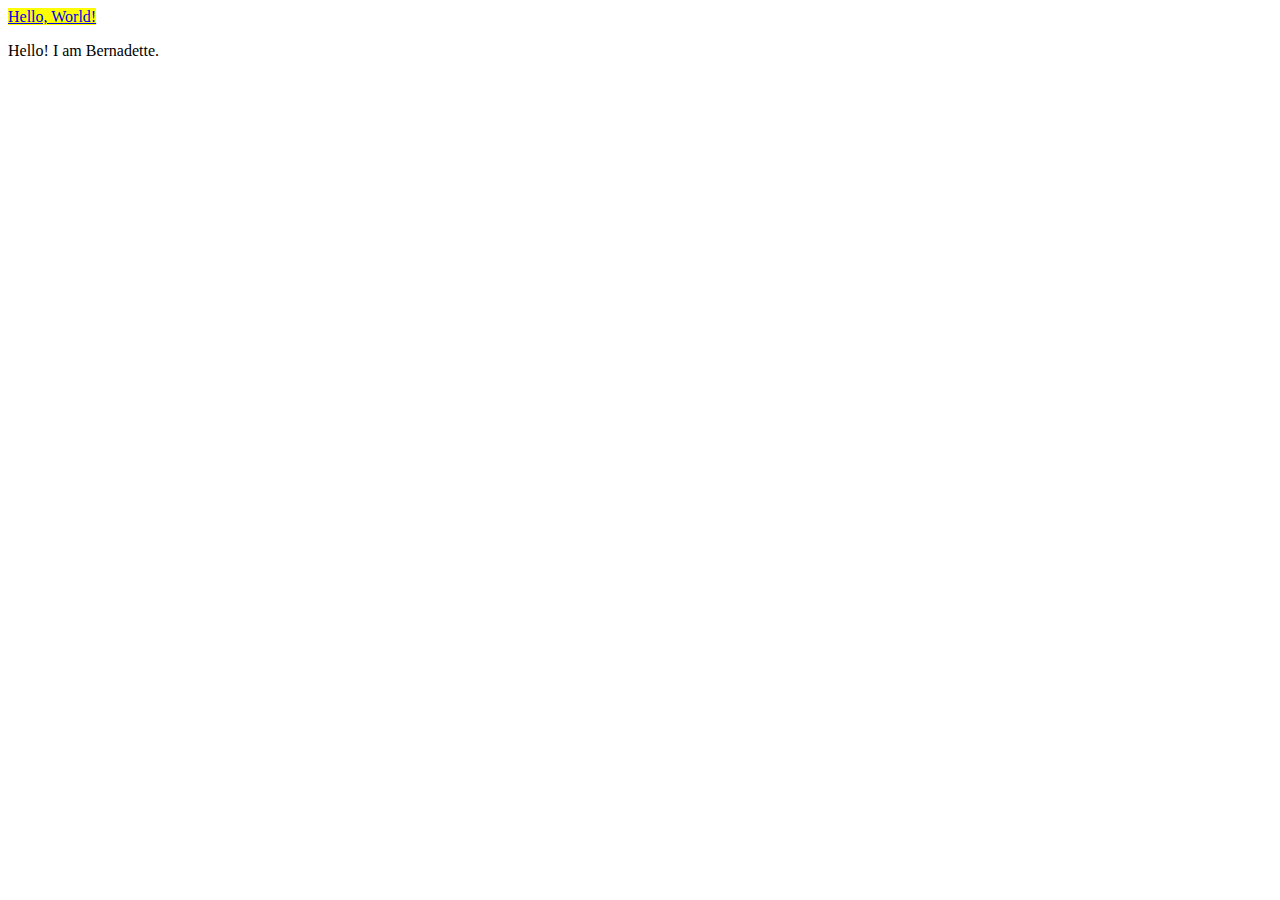
<file: MyCode/17 - Week/index.html>
<!DOCTYPE html>
<html>
	<head>
		<meta charset="utf-8">
		<meta name="viewport" content="width=device-width, initial-scale=1">
		<title></title>
		<link rel="stylesheet" type="text/css" href="styles.css">
	</head>
	<body>
			<a href="https://en.wikipedia.org/wiki/HTML">Hello, World!</a>
			<p>Hello! I am Bernadette.</p>
	</body>
</html>
</file>
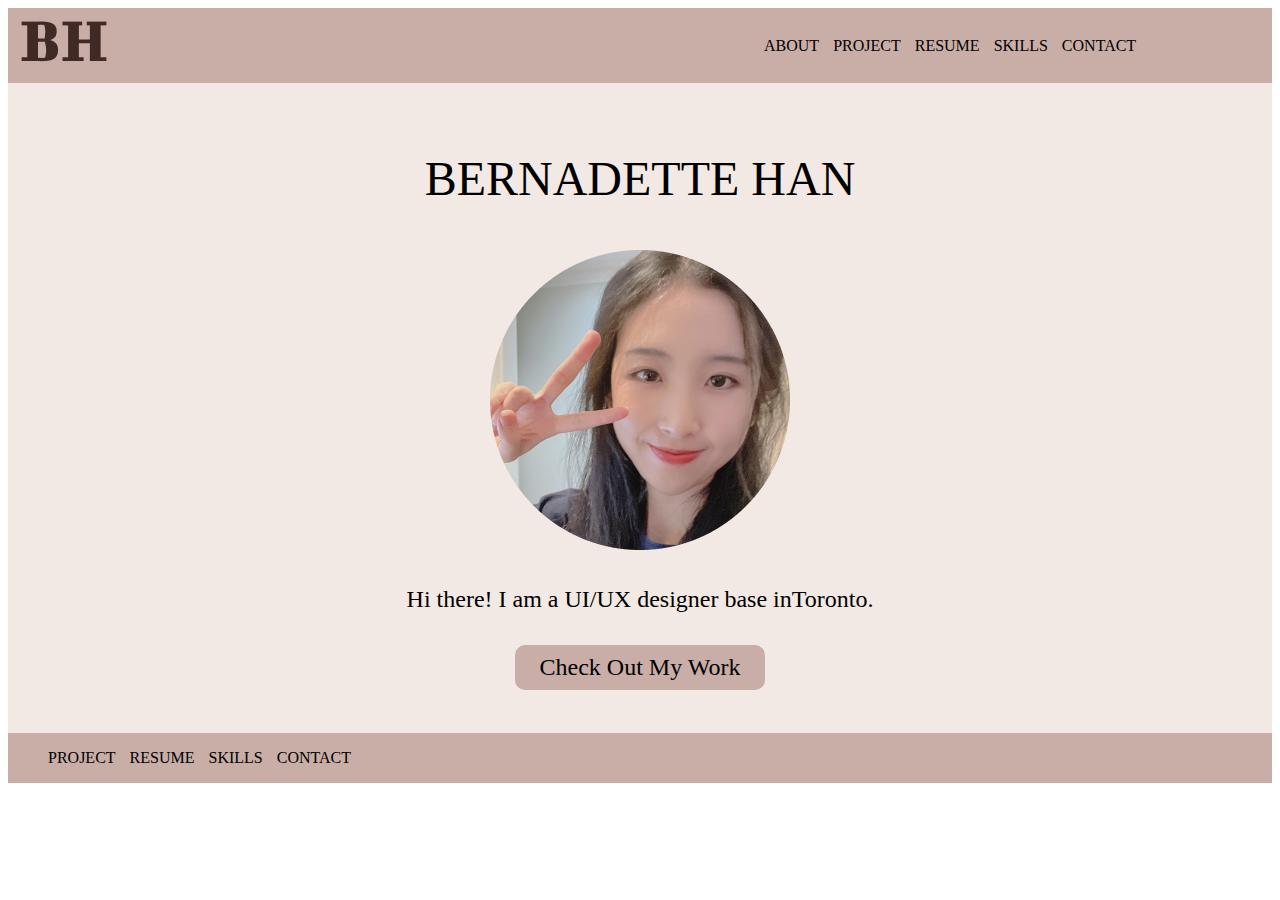
<file: MyCode/UX_UI_HW_17/index.html>
<!DOCTYPE html>
<html>
	<head>
		<meta charset="utf-8">
		<meta name="viewport" content="width=device-width, initial-scale=1">
		<title></title>
		<link rel="stylesheet" type="text/css" href="css/styles.css">
	</head>
	<body>
		<header class="navigation">
            <div class="inline-block logo">
                <img src="images/Logo.png">
            </div>
            <nav class="inline-block">
                <ul>
                    <li>ABOUT</li>
                    <li>PROJECT</li>
                    <li>RESUME</li>
                    <li>SKILLS</li>
                    <li>CONTACT</li>
                </ul>
            </nav>
        </header>

        <section class="heroImg">
            <div>
                <h1 class="name">BERNADETTE HAN</h1>
                <img style="width: 300px; height: 300px" src="images/bernadetteImage.png">
                <p class="homeIntro">Hi there! I am a UI/UX designer base inToronto.</p>
                <button type="button" class="homeIntro homeButton">Check Out My Work</button>
            </div>
        </section>

        <footer>
            <ul>
                <li>PROJECT</li>
                <li>RESUME</li>
                <li>SKILLS</li>
                <li>CONTACT</li>
            </ul>
        </footer>
	</body>
</html>
</file>
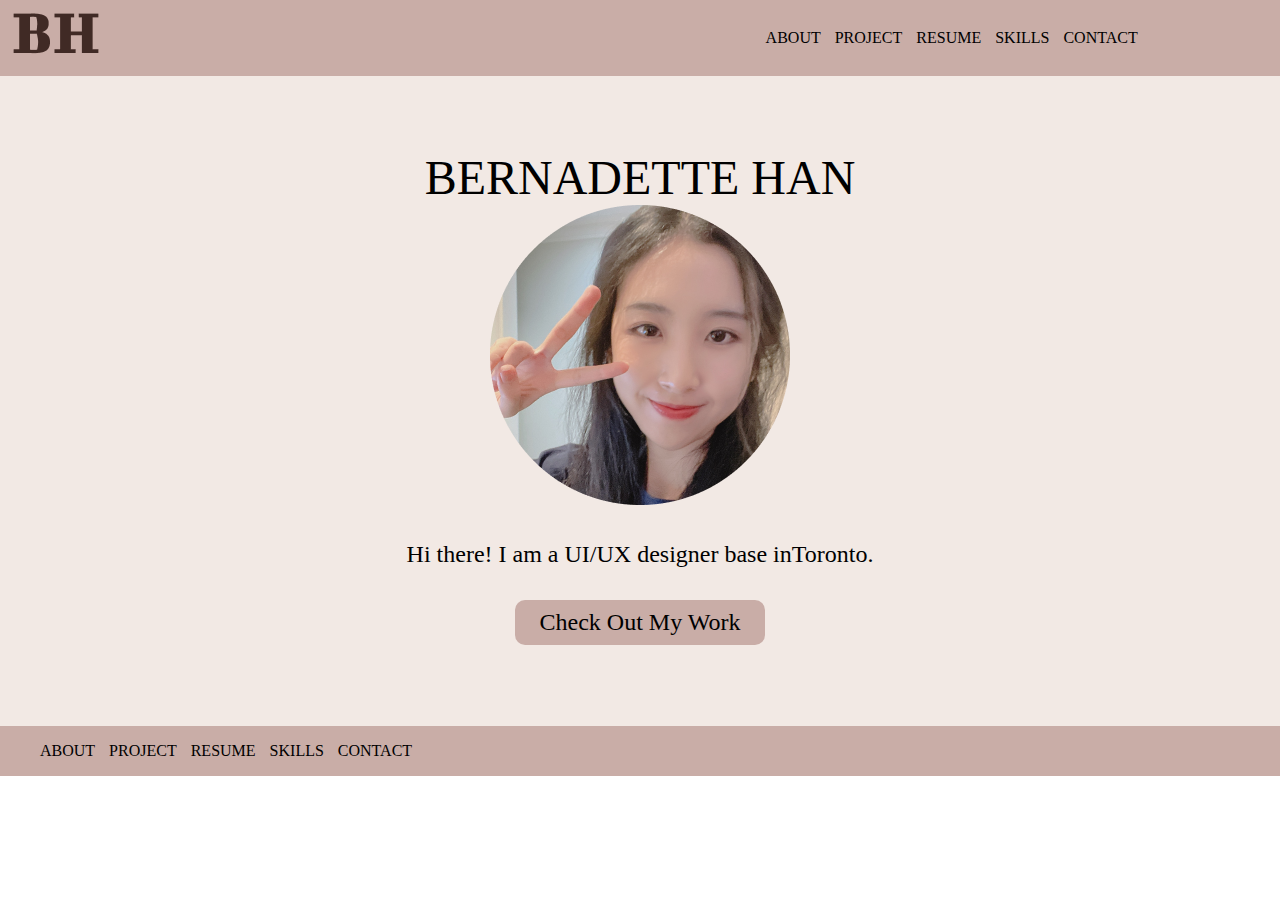
<file: MyCode/UX_UI_HW_18/index.html>
<!DOCTYPE html>
<html>
	<head>
		<meta charset="utf-8">
		<meta name="viewport" content="width=device-width, initial-scale=1">
		<title></title>
		<link rel="stylesheet" type="text/css" href="css/styles.css">
	</head>
	<body>
		<header class="navigation">
            <div class="inline-block logo">
                <img src="images/Logo.png">
            </div>
            <nav class="inline-block">
                <ul>
                    <li><a href="index.html">ABOUT</a></li>
                    <li><a href="project.html">PROJECT</a></li>
                    <li>RESUME</li>
                    <li><a href="skills.html">SKILLS</a></li>
                    <li>CONTACT</li>
                </ul>
            </nav>
        </header>

        <section class="heroImg">
            <div>
                <h1 class="name">BERNADETTE HAN</h1>
                <img style="width: 300px; height: 300px" src="images/bernadetteImage.png">
                <p class="homeIntro">Hi there! I am a UI/UX designer base inToronto.</p>
                <button type="button" class="homeIntro homeButton">Check Out My Work</button>
            </div>
        </section>

        <footer>
            <ul>
                <li><a href="index.html">ABOUT</a></li>
                <li><a href="project.html">PROJECT</a></li>
                <li>RESUME</li>
                <li><a href="skills.html">SKILLS</a></li>
                <li>CONTACT</li>
            </ul>
        </footer>
	</body>
</html>
</file>
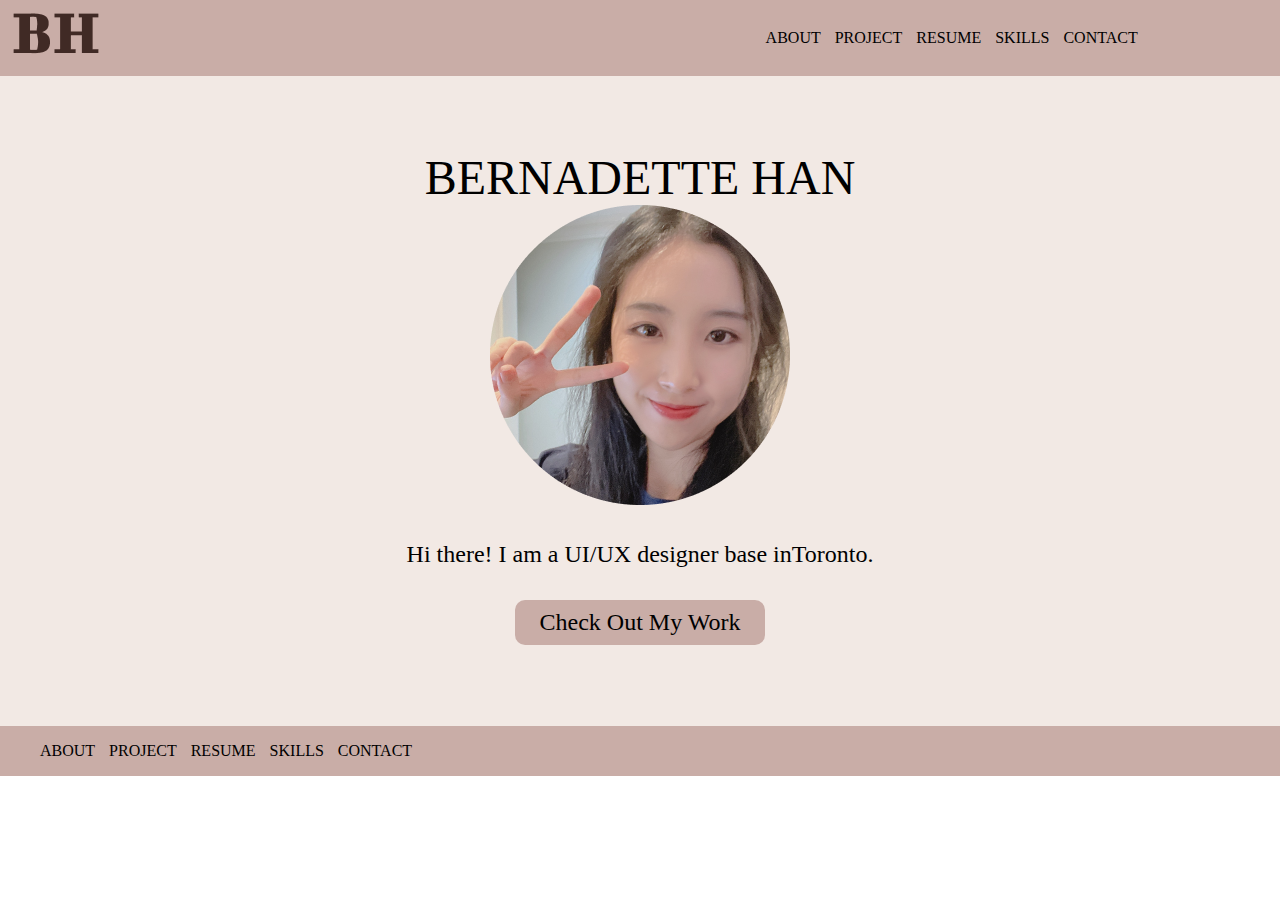
<file: MyCode/UX_UI_HW_19/index.html>
<!DOCTYPE html>
<html>
	<head>
		<meta charset="utf-8">
		<meta name="viewport" content="width=device-width, initial-scale=1">
		<title></title>
		<link rel="stylesheet" type="text/css" href="css/styles.css">
	</head>
	<body>
		<header class="navigation">
            <div class="inline-block logo">
                <img src="images/Logo.png">
            </div>
            <nav class="inline-block">
                <ul>
                    <li><a href="index.html">ABOUT</a></li>
                    <li><a href="project.html">PROJECT</a></li>
                    <li>RESUME</li>
                    <li><a href="skills.html">SKILLS</a></li>
                    <li>CONTACT</li>
                </ul>
            </nav>
        </header>

        <section class="heroImg">
            <div>
                <h1 class="name">BERNADETTE HAN</h1>
                <img onmouseover="zoomImg(this)" onmouseout="normalImg(this)" src="images/bernadetteImage.png">
                <p class="homeIntro" onmouseover="mouseOver(this)" onmouseout="mouseOut(this)">Hi there! I am a UI/UX designer base inToronto.</p>
                <button type="button" class="homeIntro homeButton">Check Out My Work</button>
            </div>
        </section>

        <footer>
            <ul>
                <li><a href="index.html">ABOUT</a></li>
                <li><a href="project.html">PROJECT</a></li>
                <li>RESUME</li>
                <li><a href="skills.html">SKILLS</a></li>
                <li>CONTACT</li>
            </ul>
        </footer>
	</body>
    <script src="./js/index.js"></script>
</html>
</file>
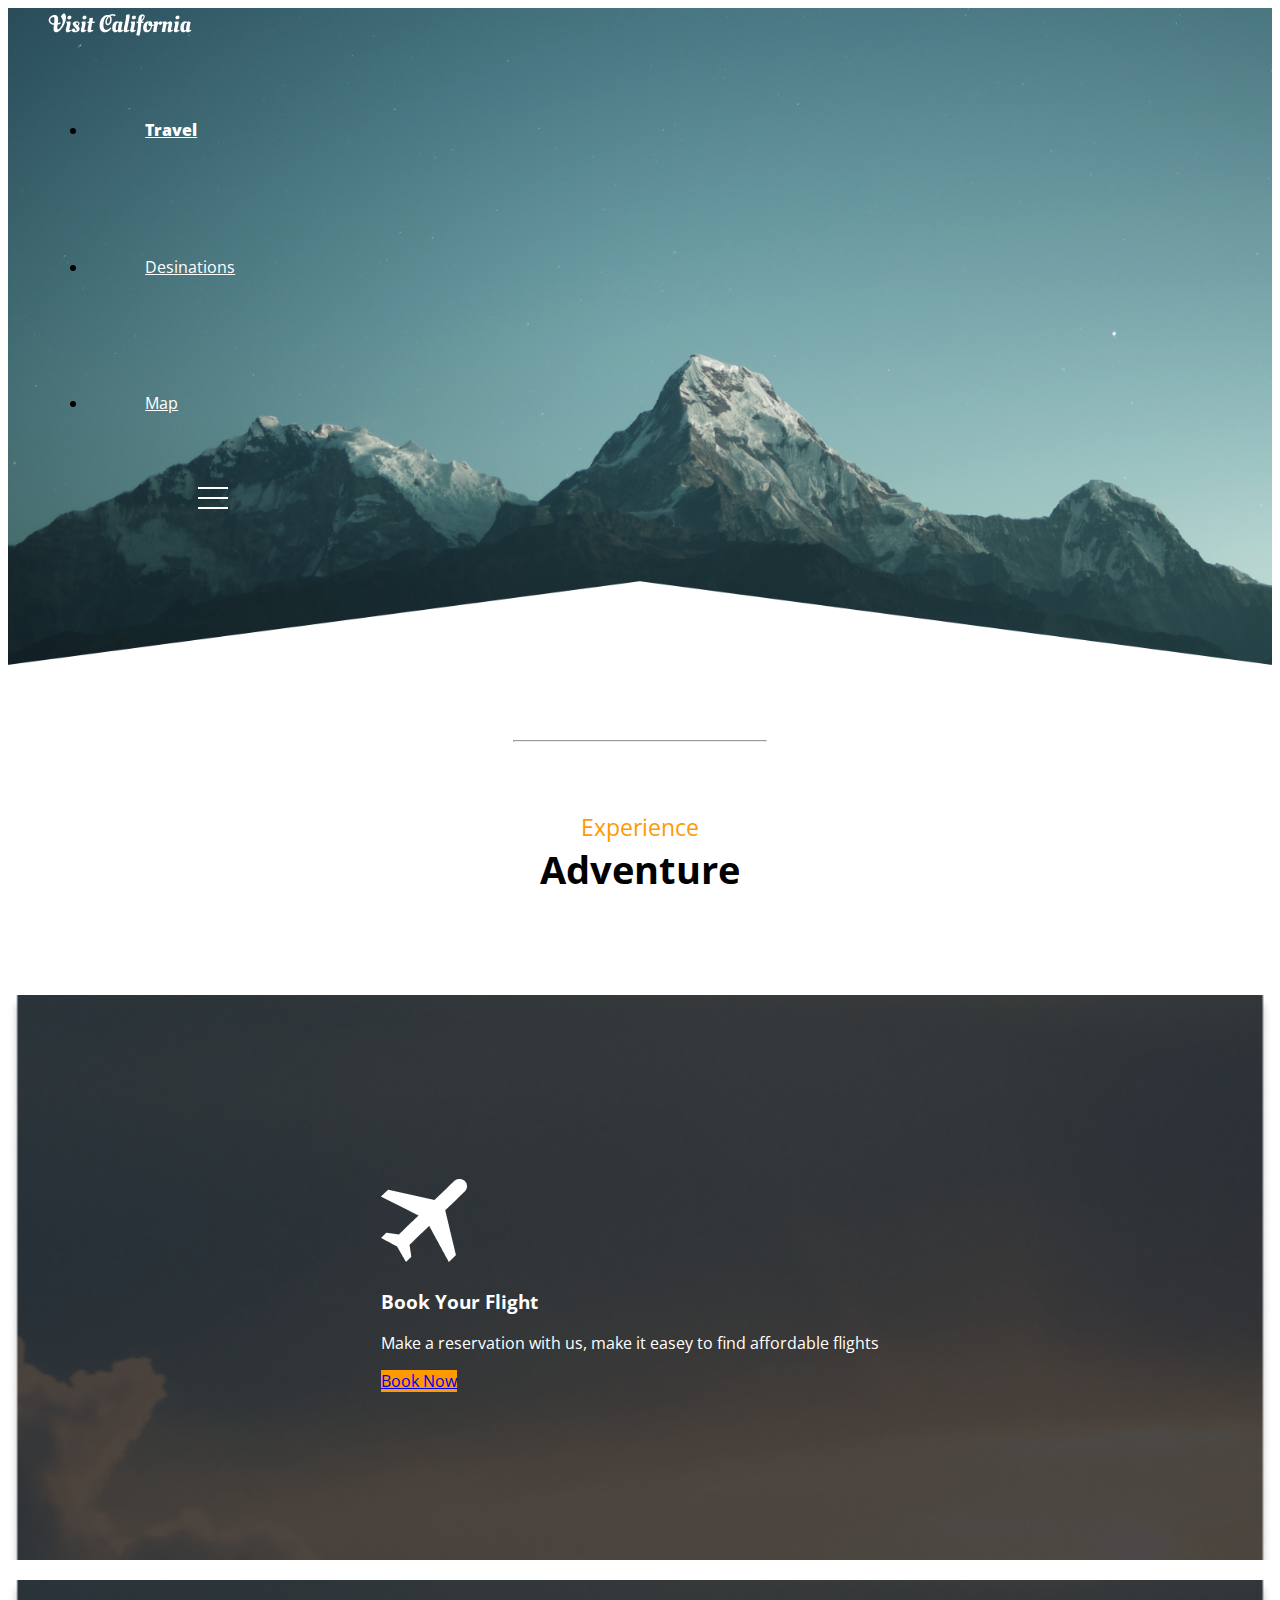
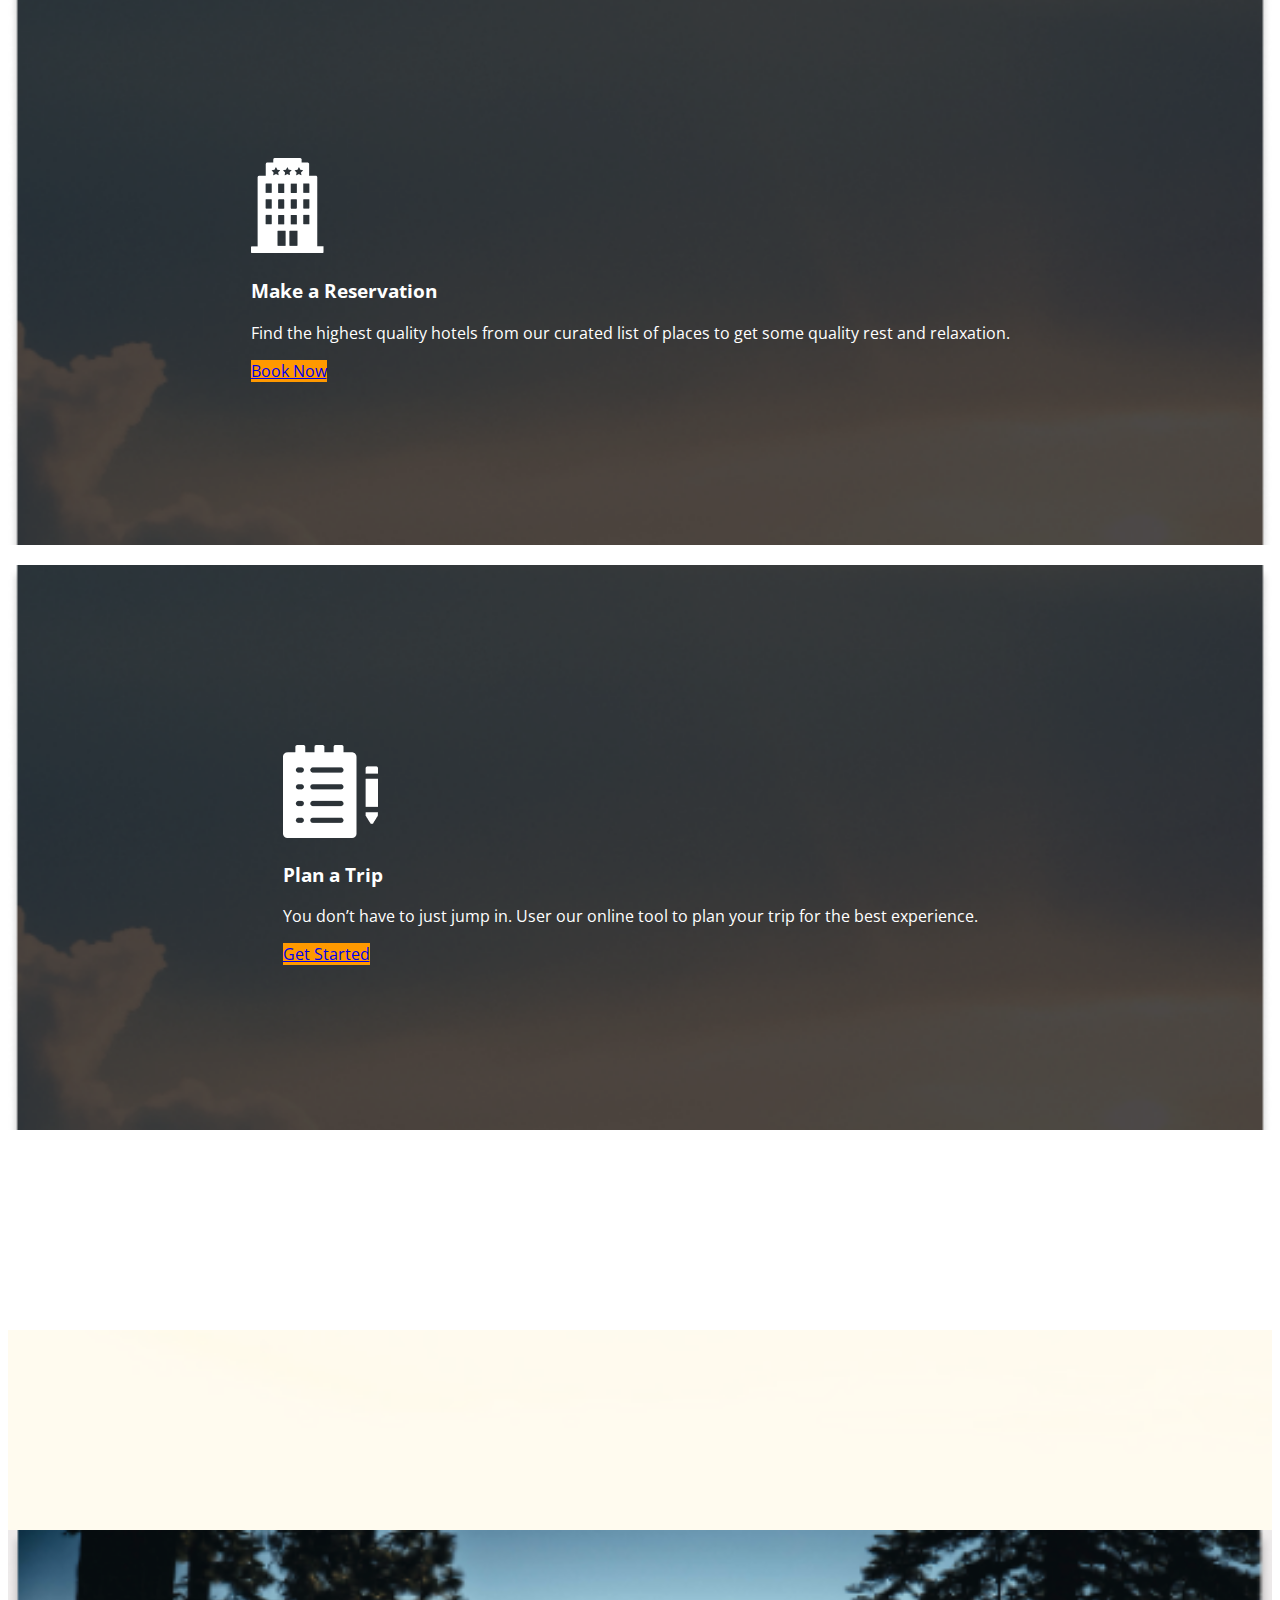
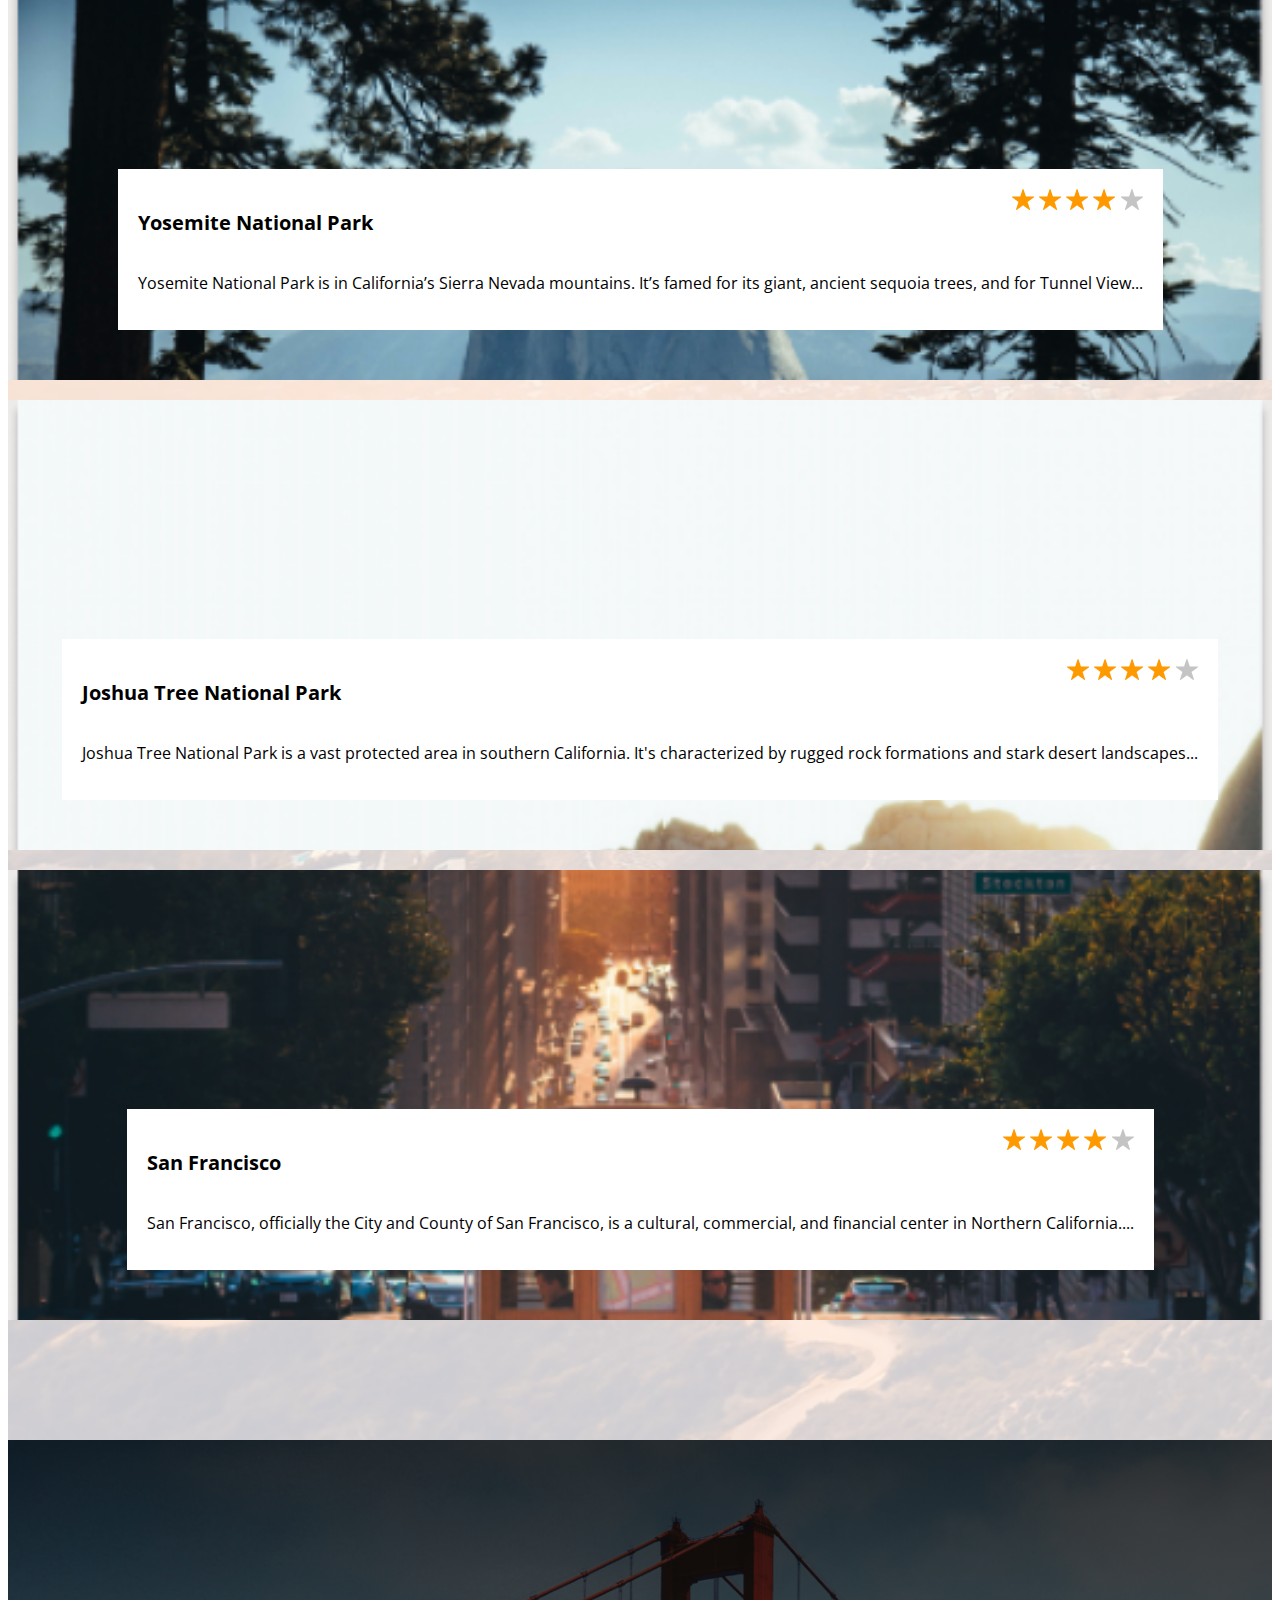
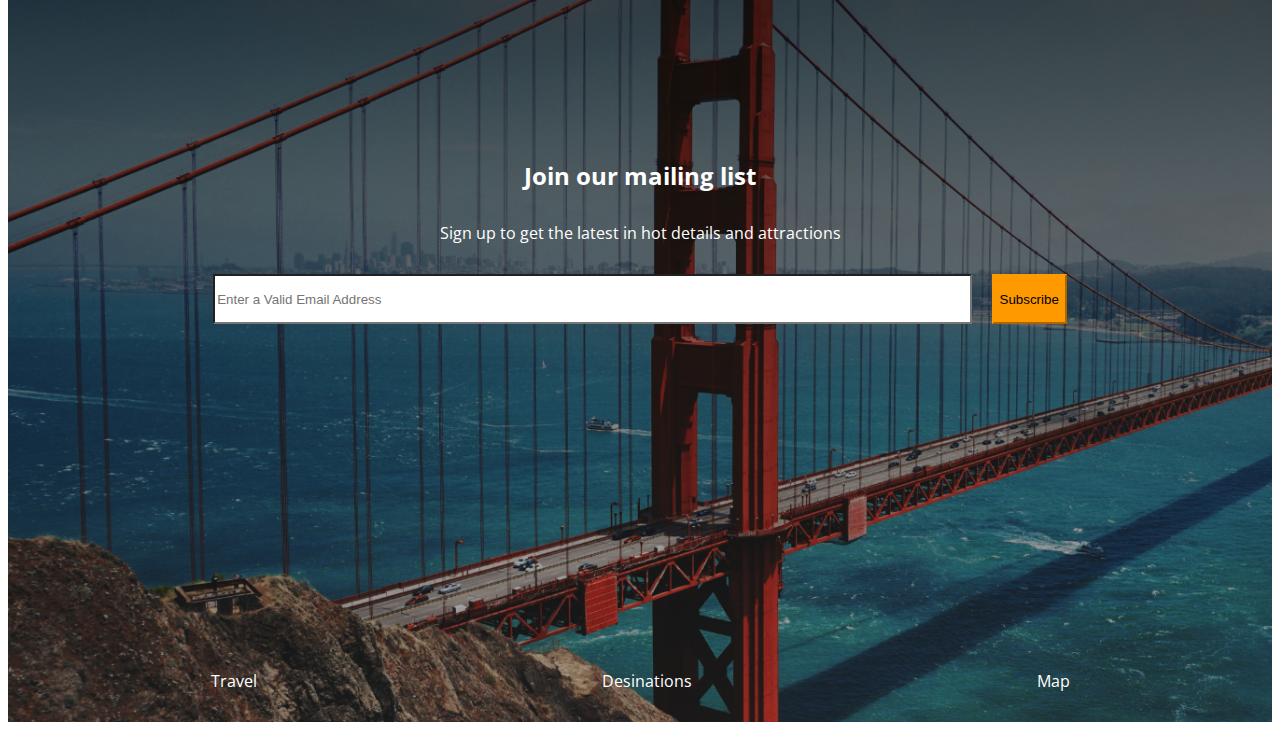
<file: MyCode/20 - Week/20.3 activities 2/index.html>
<!DOCTYPE html>
<html lang="en">
<head>
    <meta charset="UTF-8">
    <meta http-equiv="X-UA-Compatible" content="IE=edge">
    <meta name="viewport" content="width=device-width, initial-scale=1.0">
    <link href="https://cdn.jsdelivr.net/npm/bootstrap@5.0.0-beta3/dist/css/bootstrap.min.css" rel="stylesheet" integrity="sha384-eOJMYsd53ii+scO/bJGFsiCZc+5NDVN2yr8+0RDqr0Ql0h+rP48ckxlpbzKgwra6" crossorigin="anonymous">
    <link rel="stylesheet" href="css/style.css">
    <link rel="preconnect" href="https://fonts.gstatic.com">
  <link href="https://fonts.googleapis.com/css2?family=Open+Sans&display=swap" rel="stylesheet">
<link href="https://fonts.googleapis.com/css2?family=Open+Sans:wght@300;400&display=swap" rel="stylesheet">
    <title>Travel California</title>
</head>

<body>
<section id="hero" name="top">
    <nav class="navbar navbar-expand-lg navbar-light ">
        <div class="menu container-fluid">
          <a class="navbar-brand" href="#"><img src="images/visitcalifornia-logo.png"></a>

          <div class="collapse navbar-collapse" id="navbarSupportedContent">
            <ul class="navbar-nav me-auto mb-2 mb-lg-0">
              <li class="nav-item">
                <a class="nav-link active" aria-current="page" href="#">Travel</a>
              </li>
              <li class="nav-item">
                <a class="nav-link" href="#">Desinations</a>
              </li>
              <li class="nav-item">
                <a class="nav-link " href="#">Map</a>
                
              </li>

            </ul>
           

          </div>

          <p class="hamburger"> <img src="images/hamburger-menu.png"></p>
        </div>
      </nav>

      


      <div class="jumbotron">
        <div class="hero-section">   
            <h1 class="display-4"> <span>Travel </span> California</h1>
            <hr class="my-4">
            <p><img src="images/chevron.png"></p>
        </div>
      
      </div>

    </section>
    <div class="fixed-bottom back-top">
      <a href="#"><img src="images/chevron.png"></a>
    </div>

    <section id="adventure">
        <h2> <span class="yellow">Experience</span> Adventure</h2>
          <div class="container">
            <div class="row">
                
                <div class="adventure-item col-lg-4 col-md-12 col-sm-12"> 
                  <div class="adventure-card">
                    <div class="card-items">
                      <p class="card-icon"><img src="images/icon-plane.png" /></p>
                      <h3>Book Your Flight</h3>
                      <p> Make a reservation with us, make it easey to find affordable flights</p>
                      <a class="btn btn-primary" href="#" role="button">Book Now</a>
                    </div>
                  </div>
                </div>

                <div class="adventure-item col-lg-4 col-md-12 col-sm-12"> 
                  <div class="adventure-card">
                    <div class="card-items">
                      <p class="card-icon"><img src="images/hotel-icon.png" /></p>
                      <h3>Make a Reservation</h3>
                      <p> Find the highest quality hotels from our curated list of places to get some quality rest and relaxation.</p>
                      <a class="btn btn-primary" href="#" role="button">Book Now</a>
                    </div>
                  </div>
                </div>

                <div class="adventure-item col-lg-4 col-md-12 col-sm-12"> 
                  <div class="adventure-card">
                    <div class="card-items">
                      <p class="card-icon"><img src="images/plan-trip-icon.png" /></p>
                      <h3>Plan a Trip</h3>
                      <p> You don’t have to just jump in. User our online tool to plan your trip for the best experience.</p>
                      <a class="btn btn-primary" href="#" role="button">Get Started</a>
                    </div>
                  </div>
                </div>

            </div>
        </div>



    </section>    

    <section id="locations">
     
          <div class="container">
            <div class="row">
                
                <div class="location-item col-lg-4 col-md-12 col-sm-12"> 
                  <div class="location-card yosemite">
                    <div class="card-items">
                      <div class="heading">
                        <h3> Yosemite National Park</h3>
                          <div class="rating">
                            <img src="images/star.png" />
                            <img src="images/star.png" />
                            <img src="images/star.png" />
                            <img src="images/star.png" />
                            <img src="images/star-gray.png" />

                          </div>
                      </div>
                      <p> Yosemite National Park is in California’s Sierra Nevada mountains. It’s famed for its giant, ancient sequoia trees, and for Tunnel View...</p>
                     
                    </div>
                  </div>
                </div>

                <div class="location-item col-lg-4 col-md-12 col-sm-12"> 
                  <div class="location-card joshua">
                    <div class="card-items">
                      <div class="heading">
                        <h3> Joshua Tree National Park</h3>
                          <div class="rating">
                            <img src="images/star.png" />
                            <img src="images/star.png" />
                            <img src="images/star.png" />
                            <img src="images/star.png" />
                            <img src="images/star-gray.png" />

                          </div>
                      </div>
                      <p> Joshua Tree National Park is a vast protected area in southern California. It's characterized by rugged rock formations and stark desert landscapes...</p>
                     
                    </div>
                  </div>
                </div>

                <div class="location-item col-lg-4 col-md-12 col-sm-12"> 
                  <div class="location-card sanfran">
                    <div class="card-items">
                      <div class="heading">
                        <h3> San Francisco</h3>
                          <div class="rating">
                            <img src="images/star.png" />
                            <img src="images/star.png" />
                            <img src="images/star.png" />
                            <img src="images/star.png" />
                            <img src="images/star-gray.png" />

                          </div>
                      </div>
                      <p> San Francisco, officially the City and County of San Francisco, is a cultural, commercial, and financial center in Northern California....</p>
                     
                    </div>
                  </div>
                </div>

            </div>
        </div>




    
    
    </section>

    <section id="subscribe">
      <div class="form-container"> 
        <h2>Join our mailing list </h2>
        <p> Sign up to get the latest in hot details and attractions</p>




        <form class="d-flex">
          <input class="form-control me-2" type="search" placeholder="Enter a Valid Email Address" aria-label="Search">
          <button class="btn btn-primary" type="submit">Subscribe</button>
        </form>

    </div>


      <footer>

        <div> 
              <ul class="">
                <li class="">
                  <a class="active" aria-current="page" href="#">Travel</a>
                </li>
                <li class="">
                  <a class="" href="#">Desinations</a>
                </li>
                <li class="">
                  <a class="" href="#">Map</a>
                  
                </li>
      
              </ul>
             
          </div>
      
      
      </footer>



    </section>



    

</body>
</html>
</file>
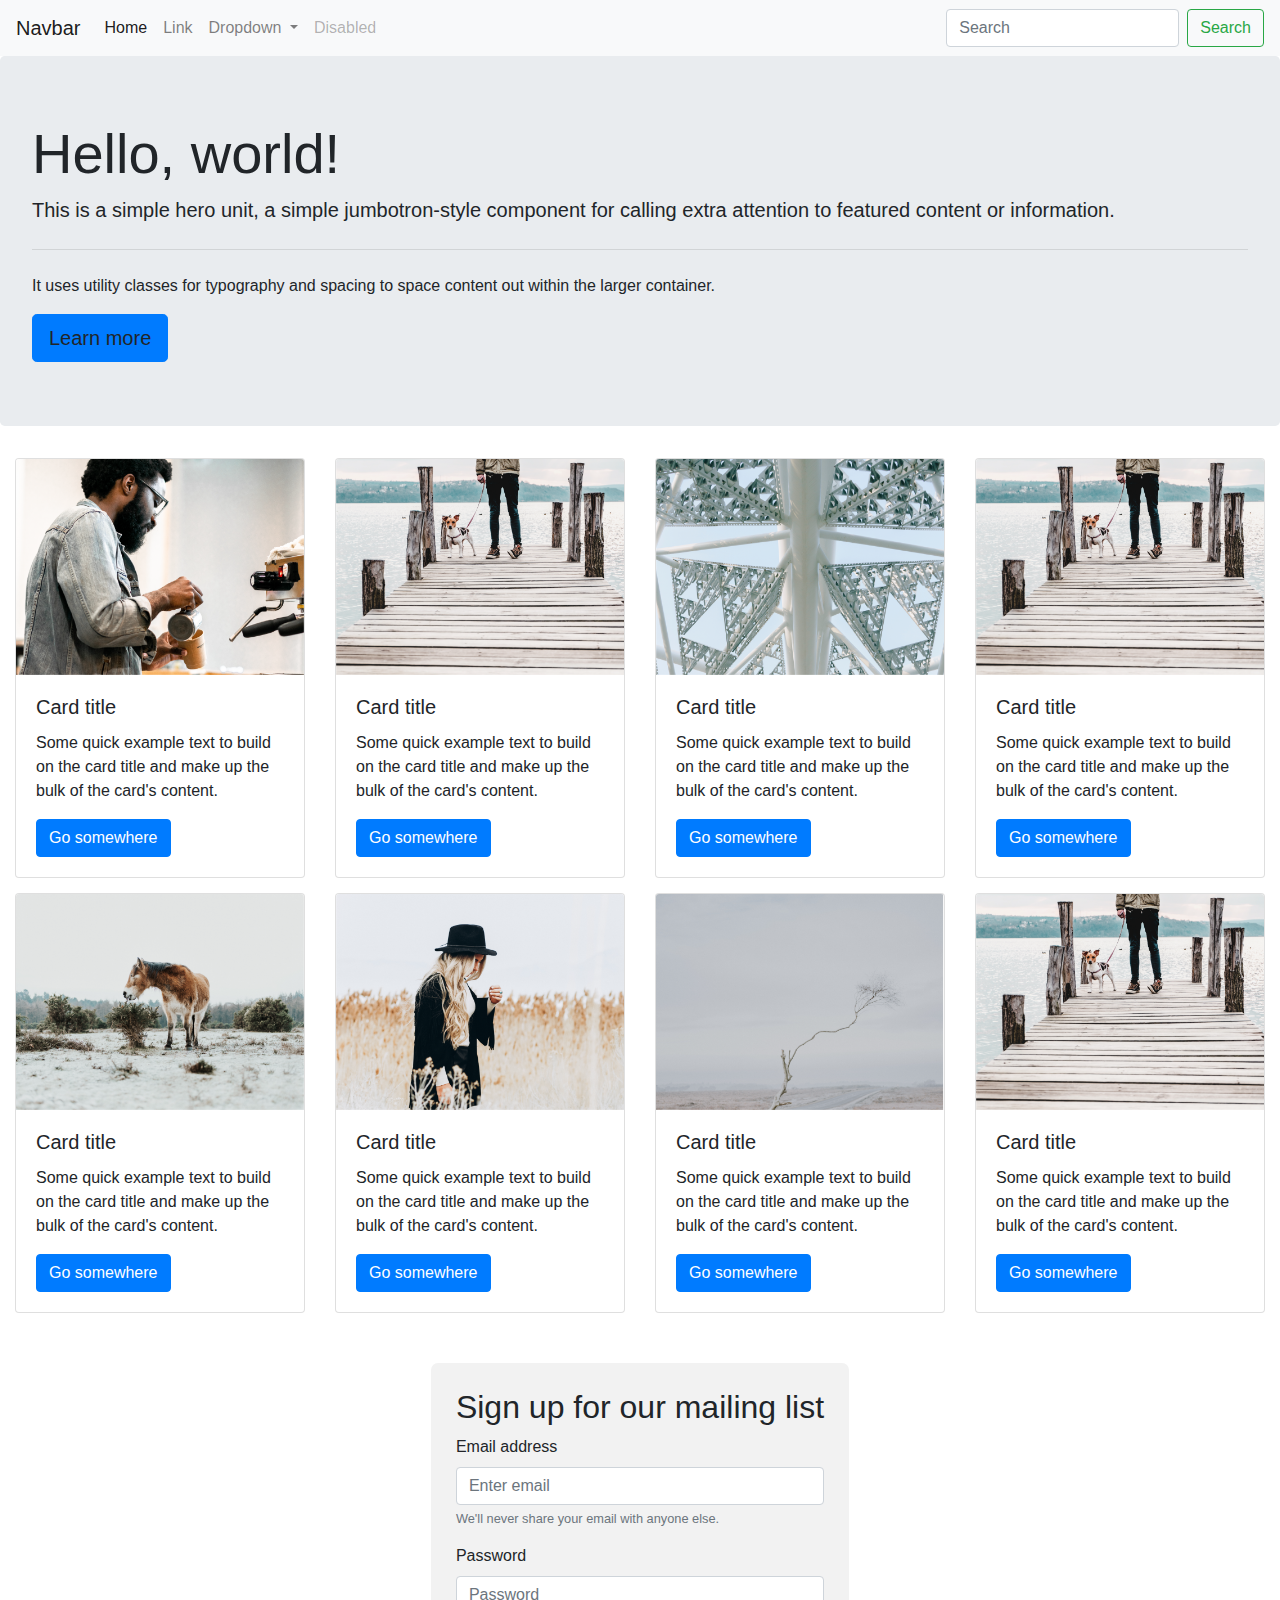
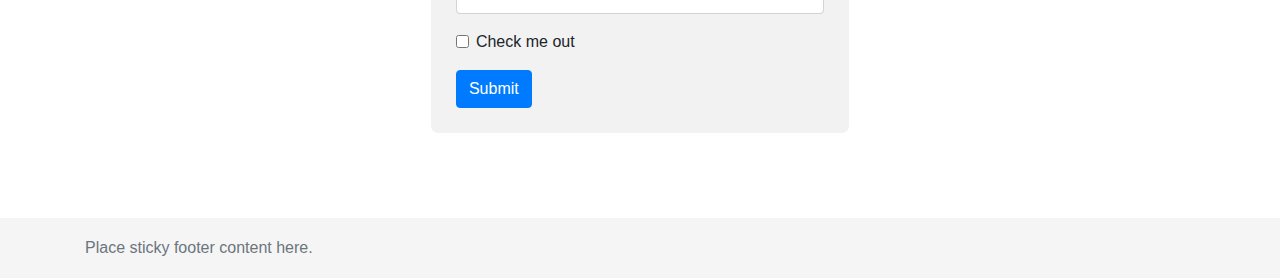
<file: MyCode/20 - Week/Bootstrap_Components/Solved/index.html>
<!doctype html>
<html lang="en">
  <head>
    <!-- Required meta tags -->
    <meta charset="utf-8">
    <meta name="viewport" content="width=device-width, initial-scale=1, shrink-to-fit=no">

    <!-- Bootstrap CSS -->
    <link rel="stylesheet" href="https://stackpath.bootstrapcdn.com/bootstrap/4.3.1/css/bootstrap.min.css" integrity="sha384-ggOyR0iXCbMQv3Xipma34MD+dH/1fQ784/j6cY/iJTQUOhcWr7x9JvoRxT2MZw1T" crossorigin="anonymous">
    <link rel="stylesheet" href="css/index.css">

    <title>Hello, world!</title>
  </head>
  <body>
  <nav class="navbar navbar-expand-lg navbar-light bg-light">
    <a class="navbar-brand" href="#">Navbar</a>
    <button class="navbar-toggler" type="button" data-toggle="collapse" data-target="#navbarSupportedContent" aria-controls="navbarSupportedContent" aria-expanded="false" aria-label="Toggle navigation">
    <span class="navbar-toggler-icon"></span>
  </button>

  <div class="collapse navbar-collapse" id="navbarSupportedContent">
  <ul class="navbar-nav mr-auto">
    <li class="nav-item active">
      <a class="nav-link" href="#">Home <span class="sr-only">(current)</span></a>
    </li>
    <li class="nav-item">
      <a class="nav-link" href="#">Link</a>
    </li>
    <li class="nav-item dropdown">
      <a class="nav-link dropdown-toggle" href="#" id="navbarDropdown" role="button" data-toggle="dropdown" aria-haspopup="true" aria-expanded="false">
        Dropdown
      </a>
      <div class="dropdown-menu" aria-labelledby="navbarDropdown">
        <a class="dropdown-item" href="#">Action</a>
        <a class="dropdown-item" href="#">Another action</a>
        <div class="dropdown-divider"></div>
        <a class="dropdown-item" href="#">Something else here</a>
      </div>
    </li>
    <li class="nav-item">
      <a class="nav-link disabled" href="#" tabindex="-1" aria-disabled="true">Disabled</a>
    </li>
  </ul>
  <form class="form-inline my-2 my-lg-0">
    <input class="form-control mr-sm-2" type="search" placeholder="Search" aria-label="Search">
    <button class="btn btn-outline-success my-2 my-sm-0" type="submit">Search</button>
  </form>
  </div>
  </nav>

<div class="jumbotron">
  <h1 class="display-4">Hello, world!</h1>
  <p class="lead">This is a simple hero unit, a simple jumbotron-style component for calling extra attention to featured content or information.</p>
  <hr class="my-4">
  <p>It uses utility classes for typography and spacing to space content out within the larger container.</p>
  <a class="btn btn-primary btn-lg" role="button" data-toggle="modal" data-target="#exampleModal">Learn more</a>
</div>

<div class="container-fluid">
  <div class="row">
    <div class="cardContainer col-lg-3 col-md-3 col-sm-12">
      <div class="card">
        <img src="images/1_card.png" class="card-img-top" alt="...">
        <div class="card-body">
          <h5 class="card-title">Card title</h5>
          <p class="card-text">Some quick example text to build on the card title and make up the bulk of the card's content.</p>
          <a href="#" class="btn btn-primary">Go somewhere</a>
        </div>
      </div>
    </div>

    <div class="cardContainer col-lg-3 col-md-3 col-sm-12">
      <div class="card">
        <img src="images/2_card.png" class="card-img-top" alt="...">
        <div class="card-body">
          <h5 class="card-title">Card title</h5>
          <p class="card-text">Some quick example text to build on the card title and make up the bulk of the card's content.</p>
          <a href="#" class="btn btn-primary">Go somewhere</a>
        </div>
      </div>
    </div>

    <div class="cardContainer col-lg-3 col-md-3 col-sm-12">
      <div class="card">
        <img src="images/3_card.png" class="card-img-top" alt="...">
        <div class="card-body">
          <h5 class="card-title">Card title</h5>
          <p class="card-text">Some quick example text to build on the card title and make up the bulk of the card's content.</p>
          <a href="#" class="btn btn-primary">Go somewhere</a>
        </div>
      </div>
    </div>

    <div class="cardContainer col-lg-3 col-md-3 col-sm-12">
      <div class="card">
        <img src="images/2_card.png" class="card-img-top" alt="...">
        <div class="card-body">
          <h5 class="card-title">Card title</h5>
          <p class="card-text">Some quick example text to build on the card title and make up the bulk of the card's content.</p>
          <a href="#" class="btn btn-primary">Go somewhere</a>
        </div>
      </div>
    </div>
  </div><!-- Close row -->

  <div class="row">
    <div class="cardContainer col-lg-3 col-md-3 col-sm-12">
      <div class="card">
        <img src="images/4_card.png" class="card-img-top" alt="...">
        <div class="card-body">
          <h5 class="card-title">Card title</h5>
          <p class="card-text">Some quick example text to build on the card title and make up the bulk of the card's content.</p>
          <a href="#" class="btn btn-primary">Go somewhere</a>
        </div>
      </div>
    </div>

    <div class="cardContainer col-lg-3 col-md-3 col-sm-12">
      <div class="card">
        <img src="images/5_card.png" class="card-img-top" alt="...">
        <div class="card-body">
          <h5 class="card-title">Card title</h5>
          <p class="card-text">Some quick example text to build on the card title and make up the bulk of the card's content.</p>
          <a href="#" class="btn btn-primary">Go somewhere</a>
        </div>
      </div>
    </div>

    <div class="cardContainer col-lg-3 col-md-3 col-sm-12">
      <div class="card">
        <img src="images/6_card.png" class="card-img-top" alt="...">
        <div class="card-body">
          <h5 class="card-title">Card title</h5>
          <p class="card-text">Some quick example text to build on the card title and make up the bulk of the card's content.</p>
          <a href="#" class="btn btn-primary">Go somewhere</a>
        </div>
      </div>
    </div>

    <div class="cardContainer col-lg-3 col-md-3 col-sm-12">
      <div class="card">
        <img src="images/2_card.png" class="card-img-top" alt="...">
        <div class="card-body">
          <h5 class="card-title">Card title</h5>
          <p class="card-text">Some quick example text to build on the card title and make up the bulk of the card's content.</p>
          <a href="#" class="btn btn-primary">Go somewhere</a>
        </div>
      </div>
    </div>
  </div><!-- close row -->
</div><!-- Close container fluid -->

<!-- Add form group below -->
<div class="container-fluid signUp">
  <div class="row">
    <form>
      <h2>Sign up for our mailing list</h2>
      <div class="form-group">
        <label for="exampleInputEmail1">Email address</label>
        <input type="email" class="form-control" id="exampleInputEmail1" aria-describedby="emailHelp" placeholder="Enter email">
        <small id="emailHelp" class="form-text text-muted">We'll never share your email with anyone else.</small>
      </div>
      <div class="form-group">
        <label for="exampleInputPassword1">Password</label>
        <input type="password" class="form-control" id="exampleInputPassword1" placeholder="Password">
      </div>
      <div class="form-group form-check">
        <input type="checkbox" class="form-check-input" id="exampleCheck1">
        <label class="form-check-label" for="exampleCheck1">Check me out</label>
      </div>
      <button type="submit" class="btn btn-primary">Submit</button>
      </form>
  </div>
</div>

<footer class="footer">
  <div class="container">
    <span class="text-muted">Place sticky footer content here.</span>
  </div>
</footer>

<!-- Modal -->
<div class="modal fade" id="exampleModal" tabindex="-1" role="dialog" aria-labelledby="exampleModalLabel" aria-hidden="true">
  <div class="modal-dialog" role="document">
    <div class="modal-content">
      <div class="modal-header">
        <h5 class="modal-title" id="exampleModalLabel">Modal title</h5>
        <button type="button" class="close" data-dismiss="modal" aria-label="Close">
          <span aria-hidden="true">&times;</span>
        </button>
      </div>
      <div class="modal-body">
        ...
      </div>
      <div class="modal-footer">
        <button type="button" class="btn btn-secondary" data-dismiss="modal">Close</button>
        <button type="button" class="btn btn-primary">Save changes</button>
      </div>
    </div>
  </div>
</div>
    <!-- Optional JavaScript -->
    <!-- jQuery first, then Popper.js, then Bootstrap JS -->
    <script src="https://code.jquery.com/jquery-3.3.1.slim.min.js" integrity="sha384-q8i/X+965DzO0rT7abK41JStQIAqVgRVzpbzo5smXKp4YfRvH+8abtTE1Pi6jizo" crossorigin="anonymous"></script>
    <script src="https://cdnjs.cloudflare.com/ajax/libs/popper.js/1.14.7/umd/popper.min.js" integrity="sha384-UO2eT0CpHqdSJQ6hJty5KVphtPhzWj9WO1clHTMGa3JDZwrnQq4sF86dIHNDz0W1" crossorigin="anonymous"></script>
    <script src="https://stackpath.bootstrapcdn.com/bootstrap/4.3.1/js/bootstrap.min.js" integrity="sha384-JjSmVgyd0p3pXB1rRibZUAYoIIy6OrQ6VrjIEaFf/nJGzIxFDsf4x0xIM+B07jRM" crossorigin="anonymous"></script>
  </body>
</html>
</file>
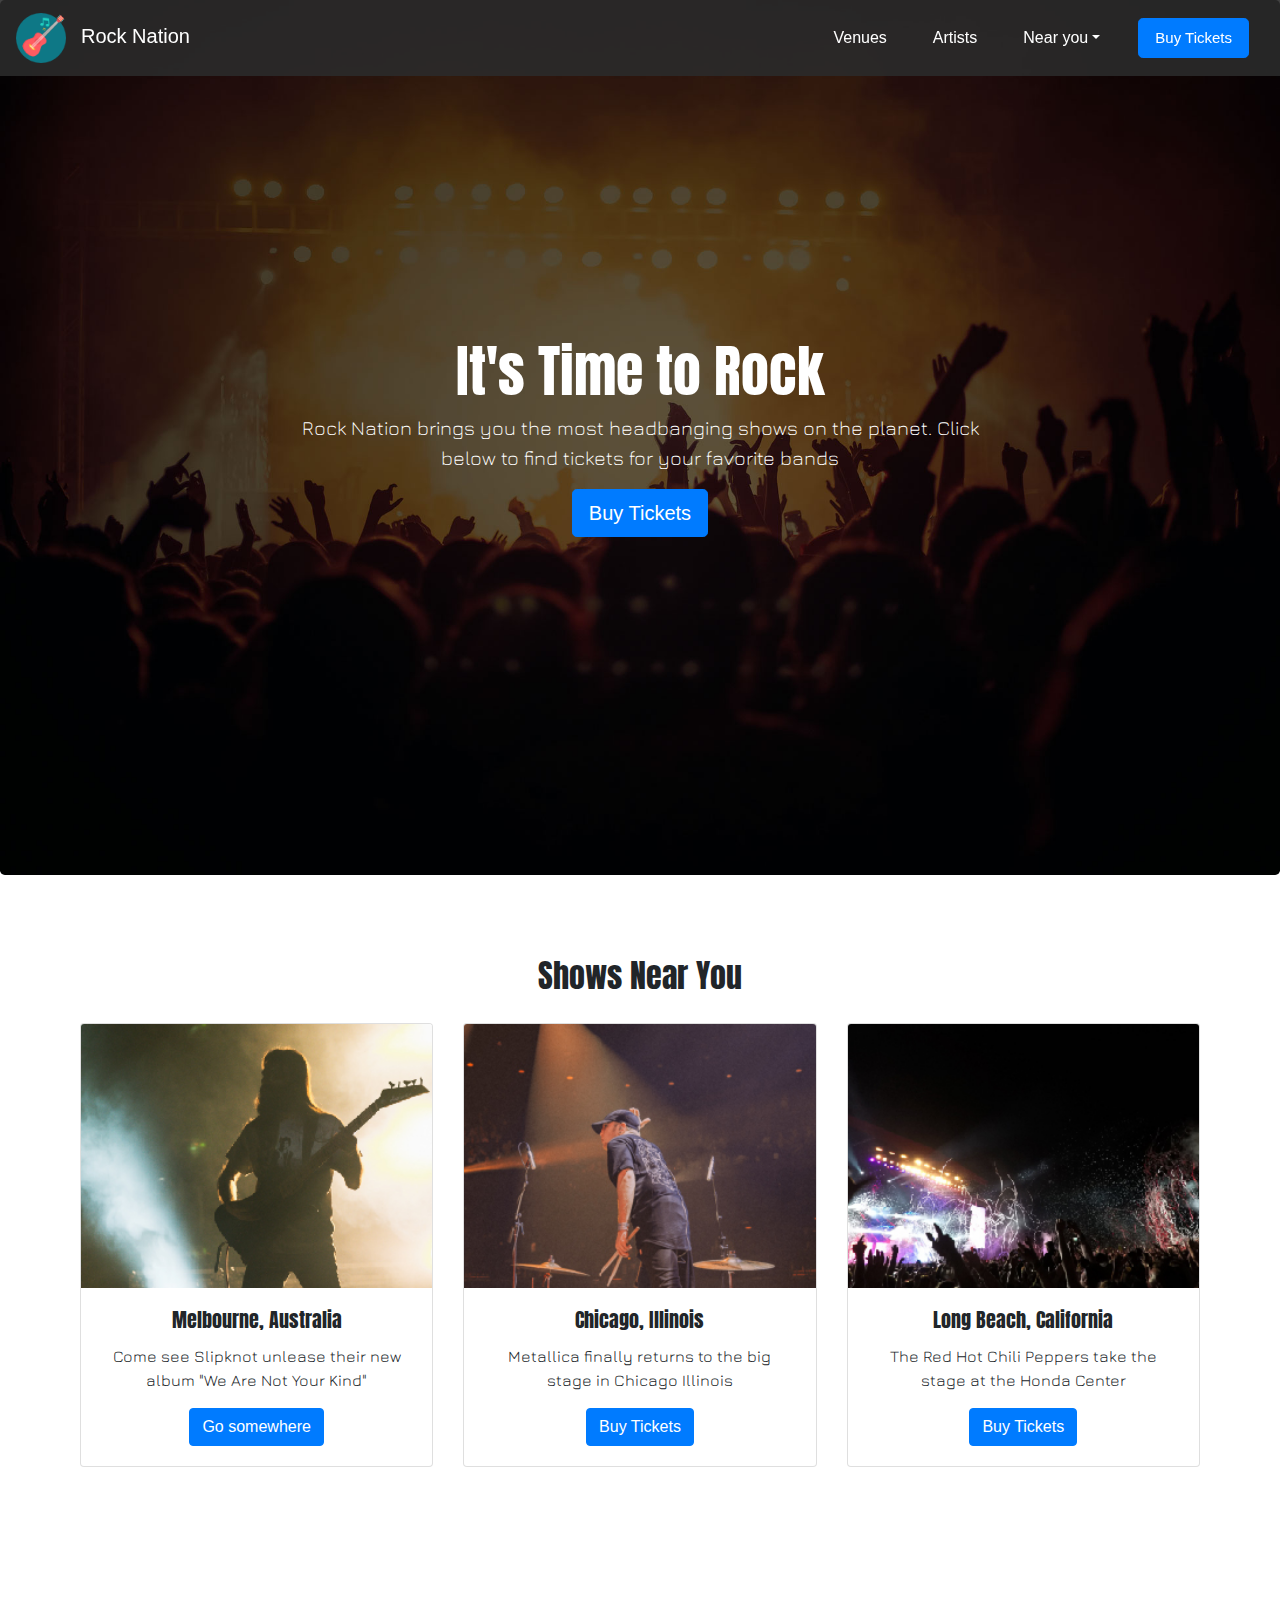
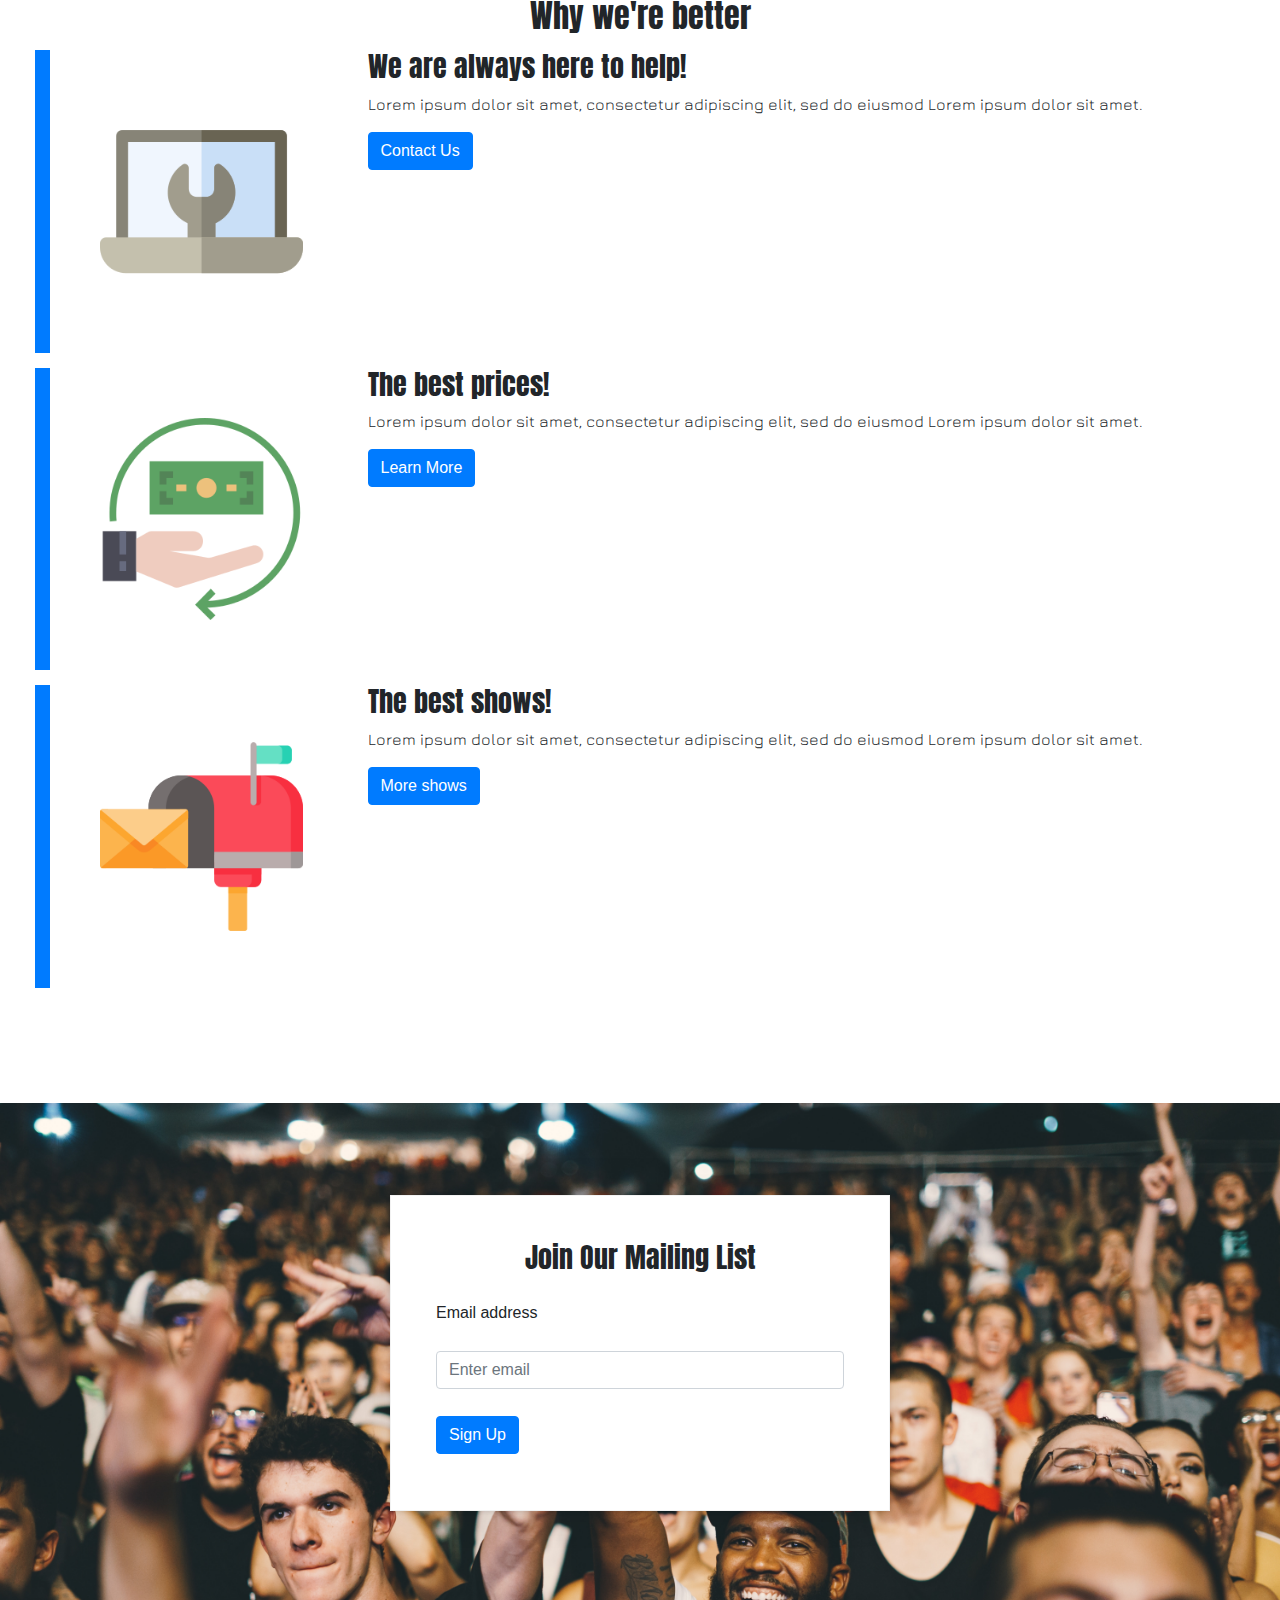
<file: MyCode/20 - Week/Bootstrap_Customize/Solved/index.html>
<!doctype html>
<html lang="en">

  <head>
    <!-- Required meta tags -->
    <meta charset="utf-8">
    <meta name="viewport" content="width=device-width, initial-scale=1, shrink-to-fit=no">

    <!-- Bootstrap CSS -->
    <link rel="stylesheet" href="https://stackpath.bootstrapcdn.com/bootstrap/4.3.1/css/bootstrap.min.css" integrity="sha384-ggOyR0iXCbMQv3Xipma34MD+dH/1fQ784/j6cY/iJTQUOhcWr7x9JvoRxT2MZw1T" crossorigin="anonymous">
    <link href="https://fonts.googleapis.com/css?family=Anton|Jura&display=swap" rel="stylesheet">
    <link rel="stylesheet" href="css/index.css">

    <title>Rock Nation</title>
  </head>
  <body>

    <!-- Navigation bar -->
    <nav class="navbar navbar-expand-lg navbar-light bg-light customNav">
      <a class="navbar-brand" href="#"><img src="images/acoustic-guitar.png">Rock Nation</a>
      <button class="navbar-toggler" type="button" data-toggle="collapse" data-target="#navbarSupportedContent"
        aria-controls="navbarSupportedContent" aria-expanded="false" aria-label="Toggle navigation">
        <span class="navbar-toggler-icon"></span>
      </button>
      <div class="collapse navbar-collapse" id="navbarSupportedContent">
        <ul class="navbar-nav mr-auto">
          <li class="nav-item active">
            <a class="nav-link" href="#">Venues <span class="sr-only">(current)</span></a>
          </li>
          <li class="nav-item">
            <a class="nav-link" href="#">Artists</a>
          </li>
          <li class="nav-item dropdown">
            <a class="nav-link dropdown-toggle" href="#" id="navbarDropdown" role="button" data-toggle="dropdown" aria-haspopup="true" aria-expanded="false">Near you</a>
            <div class="dropdown-menu" aria-labelledby="navbarDropdown">
              <a class="dropdown-item" href="#">Venues</a>
              <div class="dropdown-divider"></div>
              <a class="dropdown-item" href="#">Artists</a>
              <div class="dropdown-divider"></div>
              <a class="dropdown-item" href="#">Upcoming Acts</a>
            </div>
          </li>
          <li class="nav-item">
            <a class="btn btn-primary btn-lg navCTA" href="#" role="button">Buy Tickets</a>
          </li>
        </ul>
      </div>
    </nav>
    <!-- End navigation bar -->
     
    <!-- Jumbotron -->
    <div class="jumbotron rockBackground">
      <div class="jumboCopy">
        <h1 class="display-4">It's Time to Rock</h1>
        <p class="lead">Rock Nation brings you the most headbanging shows on the planet. Click below to find tickets for
          your favorite bands</p>
        <a class="btn btn-primary btn-lg" href="#" role="button">Buy Tickets</a>
      </div>
    </div>
    <!-- End jumbotron -->

    <!-- Cards -->
    <div class="container-fluid content">
      <h2 class="sectionHeading">Shows Near You</h2>
      <div class="row showsNear">

        <!-- Card 1 -->
        <div class="cardContainer col-lg-4 col-md-4 col-sm-12">
          <div class="card">
            <img src="images/show1.jpg" class="card-img-top" alt="...">
            <div class="card-body">
              <h5 class="card-title">Melbourne, Australia</h5>
              <p class="card-text">Come see Slipknot unlease their new album "We Are Not Your Kind"</p>
              <a href="#" class="btn btn-primary">Go somewhere</a>
            </div>
          </div>
        </div>
        <!-- End card 1 -->

        <!-- Card 2 -->
        <div class="cardContainer col-lg-4 col-md-4 col-sm-12">
          <div class="card">
            <img src="images/show2.jpg" class="card-img-top" alt="...">
            <div class="card-body">
              <h5 class="card-title">Chicago, Illinois</h5>
              <p class="card-text">Metallica finally returns to the big stage in Chicago Illinois</p>
              <a href="#" class="btn btn-primary">Buy Tickets</a>
            </div>
          </div>
        </div>
        <!-- End card 2 -->

        <!-- Card 3 -->
        <div class="cardContainer col-lg-4 col-md-4 col-sm-12">
          <div class="card">
            <img src="images/show3.jpg" class="card-img-top" alt="...">
            <div class="card-body">
              <h5 class="card-title">Long Beach, California</h5>
              <p class="card-text">The Red Hot Chili Peppers take the stage at the Honda Center</p>
              <a href="#" class="btn btn-primary">Buy Tickets</a>
            </div>
          </div>
        </div>
        <!-- End card 3 -->
      </div>
    </div>
    <!-- End cards -->

    <!-- Content -->
    <div class="container-fluid content">
      <h2 class="sectionHeading">Why we're better</h2>

      <!-- Row 1 -->
      <div class="row valueProp">
        <div class="sideAccent">
        </div>
        <div class="imageContainer col-3">
          <img src="images/assistance.png">
        </div>
        <div class="text col-8">
          <h3>We are always here to help!</h3>
          <p>
            Lorem ipsum dolor sit amet, consectetur adipiscing elit, sed do eiusmod Lorem ipsum dolor sit amet.
          </p>
          <a href="#" class="btn btn-primary">Contact Us
          </a>
        </div>
      </div>
      <!-- End row 1 -->

      <!-- Row 2 -->
      <div class="row valueProp">
        <div class="sideAccent">
        </div>
        <div class="imageContainer col-3">
          <img src="images/refund.png">
        </div>
        <div class="text col-8">
          <h3>The best prices!</h3>
          <p>
            Lorem ipsum dolor sit amet, consectetur adipiscing elit, sed do eiusmod Lorem ipsum dolor sit amet.
          </p>
          <a href="#" class="btn btn-primary">Learn More</a>
        </div>
      </div>
      <!-- End row 2 -->

      <!-- Row 3 -->
      <div class="row valueProp">
        <div class="sideAccent">
        </div>
        <div class="imageContainer col-3">
          <img src="images/mail-box.png">
        </div>
        <div class="text col-8">
          <h3>The best shows!</h3>
          <p>
            Lorem ipsum dolor sit amet, consectetur adipiscing elit, sed do eiusmod Lorem ipsum dolor sit amet.
          </p>
          <a href="#" class="btn btn-primary">More shows</a>
        </div>
      </div>
      <!-- End row 3 -->

    </div>
    <!-- End content -->

    <!-- Footer -->
    <footer class="emailContain">
      <form>
        <h3 class="sectionHeading">Join Our Mailing List</h3>
        <div class="form-group">
          <label for="exampleInputEmail1">Email address</label>
          <input type="email" class="form-control" id="exampleInputEmail1" aria-describedby="emailHelp"
            placeholder="Enter email">
        </div>
        <button type="submit" class="btn btn-primary">Sign Up</button>
      </form>
    </footer>
    <!-- End footer -->

    <!-- Optional JavaScript -->
    <!-- jQuery first, then Popper.js, then Bootstrap JS -->
    <script src="https://code.jquery.com/jquery-3.3.1.slim.min.js"
      integrity="sha384-q8i/X+965DzO0rT7abK41JStQIAqVgRVzpbzo5smXKp4YfRvH+8abtTE1Pi6jizo"
      crossorigin="anonymous"></script>
    <script src="https://cdnjs.cloudflare.com/ajax/libs/popper.js/1.14.7/umd/popper.min.js"
      integrity="sha384-UO2eT0CpHqdSJQ6hJty5KVphtPhzWj9WO1clHTMGa3JDZwrnQq4sF86dIHNDz0W1"
      crossorigin="anonymous"></script>
    <script src="https://stackpath.bootstrapcdn.com/bootstrap/4.3.1/js/bootstrap.min.js"
      integrity="sha384-JjSmVgyd0p3pXB1rRibZUAYoIIy6OrQ6VrjIEaFf/nJGzIxFDsf4x0xIM+B07jRM"
      crossorigin="anonymous"></script>
  </body>

</html>
</file>
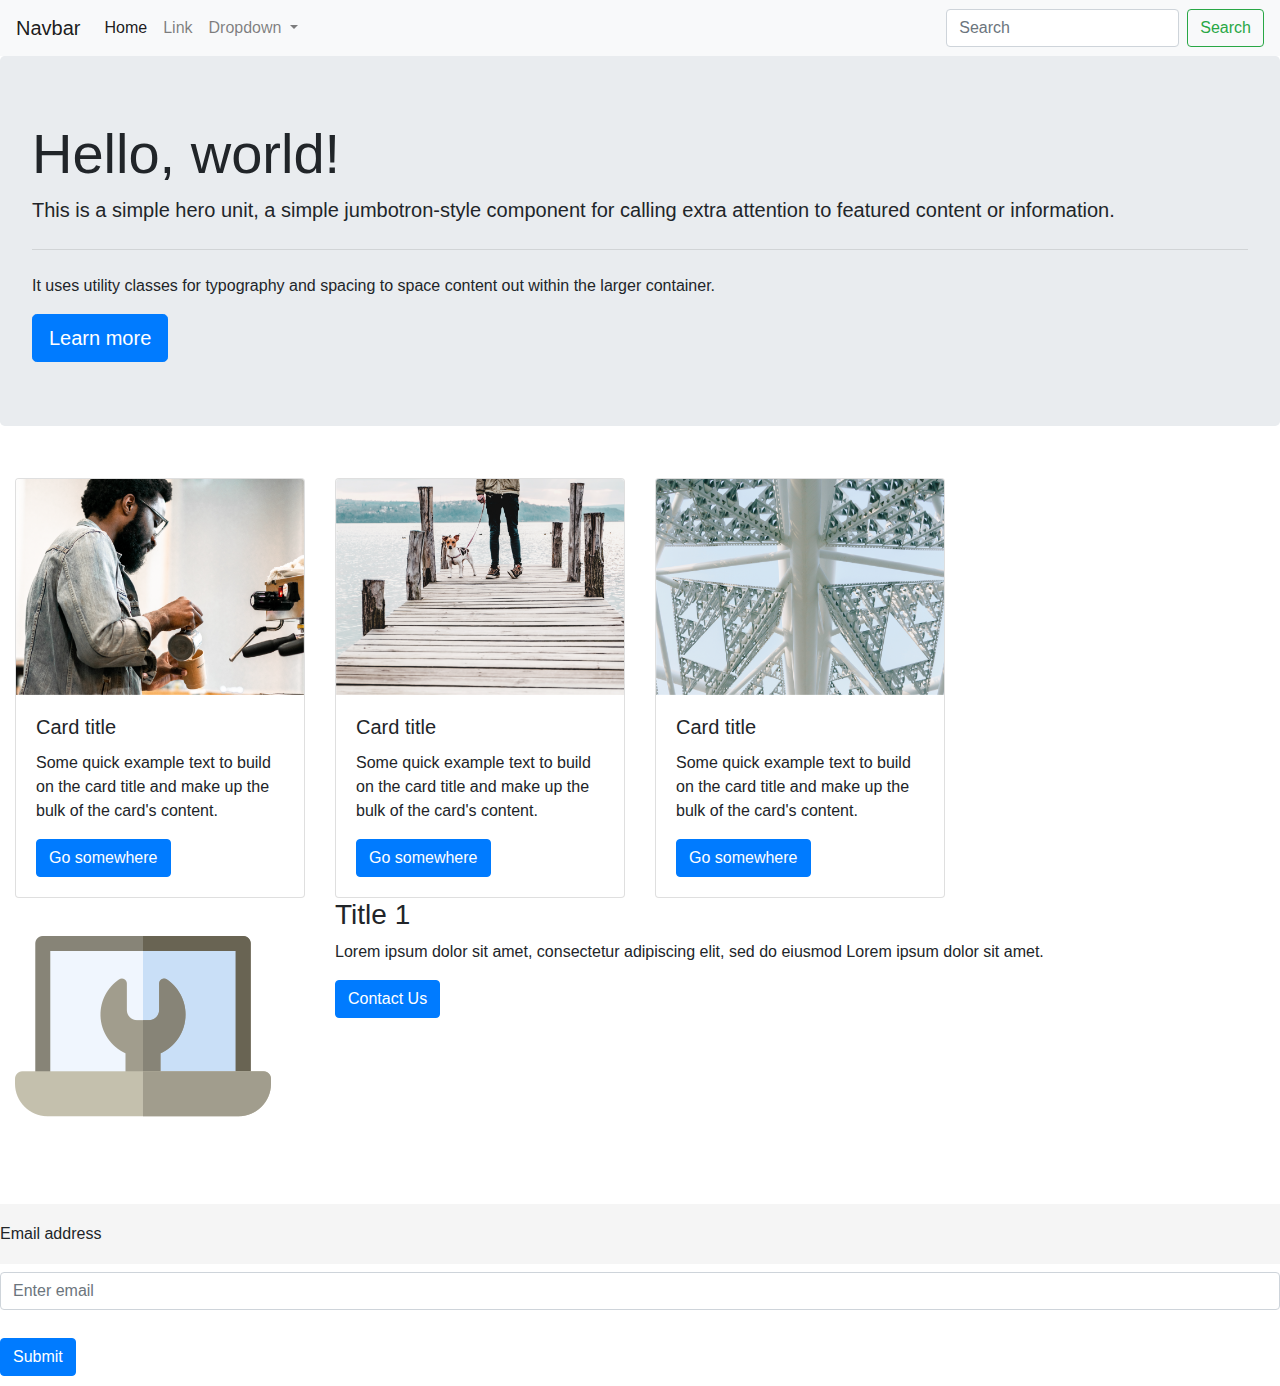
<file: MyCode/20 - Week/Bootstrap_Customize/Unsolved/index.html>
<!doctype html>
<html lang="en">
  <head>

    <!-- Required meta tags -->
    <meta charset="utf-8">
    <meta name="viewport" content="width=device-width, initial-scale=1, shrink-to-fit=no">

    <!-- Bootstrap CSS -->
    <link rel="stylesheet" href="https://stackpath.bootstrapcdn.com/bootstrap/4.3.1/css/bootstrap.min.css" integrity="sha384-ggOyR0iXCbMQv3Xipma34MD+dH/1fQ784/j6cY/iJTQUOhcWr7x9JvoRxT2MZw1T" crossorigin="anonymous">
    <link rel="stylesheet" href="css/index.css">

    <title>Our Custom Template</title>
  </head>
  <body>

    <!-- Navigation bar -->
    <nav class="navbar navbar-expand-lg navbar-light bg-light">
      <a class="navbar-brand" href="#">Navbar</a>
      <button class="navbar-toggler" type="button" data-toggle="collapse" data-target="#navbarSupportedContent" aria-controls="navbarSupportedContent" aria-expanded="false" aria-label="Toggle navigation">
        <span class="navbar-toggler-icon"></span>
      </button>
      <div class="collapse navbar-collapse" id="navbarSupportedContent">
        <ul class="navbar-nav mr-auto">
          <li class="nav-item active">
            <a class="nav-link" href="#">Home <span class="sr-only">(current)</span></a>
          </li>
          <li class="nav-item">
            <a class="nav-link" href="#">Link</a>
          </li>
          <li class="nav-item dropdown">
            <a class="nav-link dropdown-toggle" href="#" id="navbarDropdown" role="button" data-toggle="dropdown"
              aria-haspopup="true" aria-expanded="false">
              Dropdown
            </a>
            <div class="dropdown-menu" aria-labelledby="navbarDropdown">
              <a class="dropdown-item" href="#">Action</a>
              <a class="dropdown-item" href="#">Another action</a>
              <div class="dropdown-divider"></div>
              <a class="dropdown-item" href="#">Something else here</a>
            </div>
          </li>
        </ul>
        <form class="form-inline my-2 my-lg-0">
          <input class="form-control mr-sm-2" type="search" placeholder="Search" aria-label="Search">
          <button class="btn btn-outline-success my-2 my-sm-0" type="submit">Search</button>
        </form>
      </div>
    </nav>
    <!-- End navigation bar -->

    <!-- Jumbotron -->
    <div class="jumbotron">
      <h1 class="display-4">Hello, world!</h1>
      <p class="lead">This is a simple hero unit, a simple jumbotron-style component for calling extra attention to featured content or information.</p>
      <hr class="my-4">
      <p>It uses utility classes for typography and spacing to space content out within the larger container.</p>
      <a class="btn btn-primary btn-lg" href="#" role="button">Learn more</a>
    </div>
    <!-- End jumbotron -->

    <!-- Cards -->
    <div class="container-fluid">
      <div class="row">
        <!-- Card 1 -->
        <div class="cardContainer col-lg-3 col-md-3 col-sm-6">
          <div class="card">
            <img src="images/1_card.png" class="card-img-top" alt="...">
            <div class="card-body">
              <h5 class="card-title">Card title</h5>
              <p class="card-text">Some quick example text to build on the card title and make up the bulk of the card's content.</p>
              <a href="#" class="btn btn-primary">Go somewhere</a>
            </div>
          </div>
        </div>
        <!-- End card 1 -->

        <!-- Card 2 -->
        <div class="cardContainer col-lg-3 col-md-3 col-sm-6">
          <div class="card">
            <img src="images/2_card.png" class="card-img-top" alt="...">
            <div class="card-body">
              <h5 class="card-title">Card title</h5>
              <p class="card-text">Some quick example text to build on the card title and make up the bulk of the card's content.</p>
              <a href="#" class="btn btn-primary">Go somewhere</a>
            </div>
          </div>
        </div>
        <!-- End card 2 -->

        <!-- Card 3 -->
        <div class="cardContainer col-lg-3 col-md-3 col-sm-6">
          <div class="card">
            <img src="images/3_card.png" class="card-img-top" alt="...">
            <div class="card-body">
              <h5 class="card-title">Card title</h5>
              <p class="card-text">Some quick example text to build on the card title and make up the bulk of the card's content.</p>
              <a href="#" class="btn btn-primary">Go somewhere</a>
            </div>
          </div>
        </div>
        <!-- End card 3 -->

      </div>
    </div>
    <!-- End cards -->

    <!-- Content -->
    <div class="container-fluid">

      <!-- Row 1 -->
      <div class="row">
        <div class="sideAccent">
        </div>
        <div class="col-3">
          <img src="images/assistance.png">
        </div>
        <div class="col-8">
          <h3>Title 1</h3>
          <p>
            Lorem ipsum dolor sit amet, consectetur adipiscing elit, sed do eiusmod Lorem ipsum dolor sit amet.
          </p>
          <a href="#" class="btn btn-primary">Contact Us
          </a>
        </div>
      </div>
      <!-- End row 1 -->

    </div>
    <!-- End content -->

    <!-- Footer -->
    <footer>
      <form>
        <div class="form-group">
          <label for="exampleInputEmail1">Email address</label>
          <input type="email" class="form-control" id="exampleInputEmail1" aria-describedby="emailHelp"
            placeholder="Enter email">
        </div>
        <button type="submit" class="btn btn-primary">Submit</button>
      </form>
    </footer>
    <!-- End footer -->

    <!-- Optional JavaScript -->
    <!-- jQuery first, then Popper.js, then Bootstrap JS -->
    <script src="https://code.jquery.com/jquery-3.3.1.slim.min.js"
      integrity="sha384-q8i/X+965DzO0rT7abK41JStQIAqVgRVzpbzo5smXKp4YfRvH+8abtTE1Pi6jizo"
      crossorigin="anonymous"></script>
    <script src="https://cdnjs.cloudflare.com/ajax/libs/popper.js/1.14.7/umd/popper.min.js"
      integrity="sha384-UO2eT0CpHqdSJQ6hJty5KVphtPhzWj9WO1clHTMGa3JDZwrnQq4sF86dIHNDz0W1"
      crossorigin="anonymous"></script>
    <script src="https://stackpath.bootstrapcdn.com/bootstrap/4.3.1/js/bootstrap.min.js"
      integrity="sha384-JjSmVgyd0p3pXB1rRibZUAYoIIy6OrQ6VrjIEaFf/nJGzIxFDsf4x0xIM+B07jRM"
      crossorigin="anonymous"></script>
  </body>
</html>
</file>
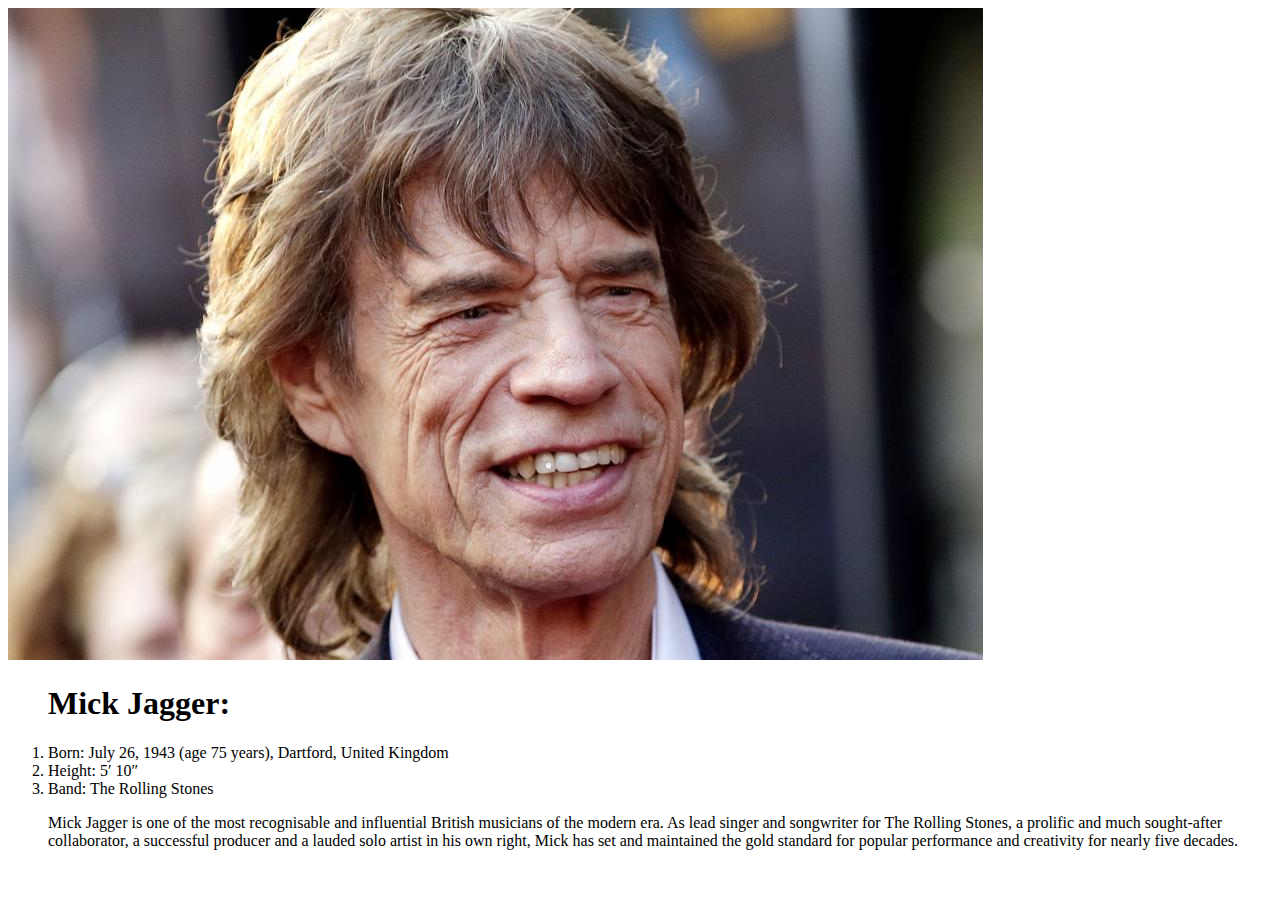
<file: MyCode/17 - Week/17.1_activities/17.1_solved/My_Favorite_Musician/index.html>
<!DOCTYPE html>
<html>
<head>
  <title>Mick Jagger - The greatest rocker. EVER.</title>
</head>
<!-- Add link tag below -->

<body>
<!--
Instructions:

- Change the title tag to be about your favorite musician

- Change the src of the img tag on line 9 to display as your favorite musician photo. Make sure you put this image in your images folder.

- Alter the <li></li>(list items) in the <ol> on lines 10 - 15 to be information about your favorite musician.

- Create a <ul> or <ol> with some quotes by your favorite musician

- If you have time add more photos of your favorite musician. Make sure you uncomment the <h2> tag on line 26.

-->
<img src="MickJagger_1.jpg">

<ol>
  <h1>Mick Jagger:</h1> <!-- Notice how lists can contain other html elements like the <h1> tag. Our list now has a title! -->
  <li>Born: July 26, 1943 (age 75 years), Dartford, United Kingdom</li>
  <li>Height: 5′ 10″</li>
  <li>Band: The Rolling Stones</li>
  <p>
    Mick Jagger is one of the most recognisable and influential British musicians of the modern era. As lead singer and songwriter for The Rolling Stones, a prolific and much sought-after collaborator, a successful producer and a lauded solo artist in his own right, Mick has set and maintained the gold standard for popular performance and creativity for nearly five decades.
  </p> <!-- Lists can contain paragraph tags to! -->
</ol>

<!--
Add your <ul> or <ul> with quote from your favorite musician below
-->



<!--<h2>Photos</h2>-->
<!--
If you have time add more photos of your favorite musician.
-->
</body>
</html>
<!--

Useful documentation if you get lost

File paths and images. How to link to files in folders -> https://www.w3schools.com/html/html_filepaths.asp

Img Tag Documentation - https://www.w3schools.com/tags/tag_img.asp

List tag documentation - https://www.w3schools.com/html/html_lists.asp

-->
</file>
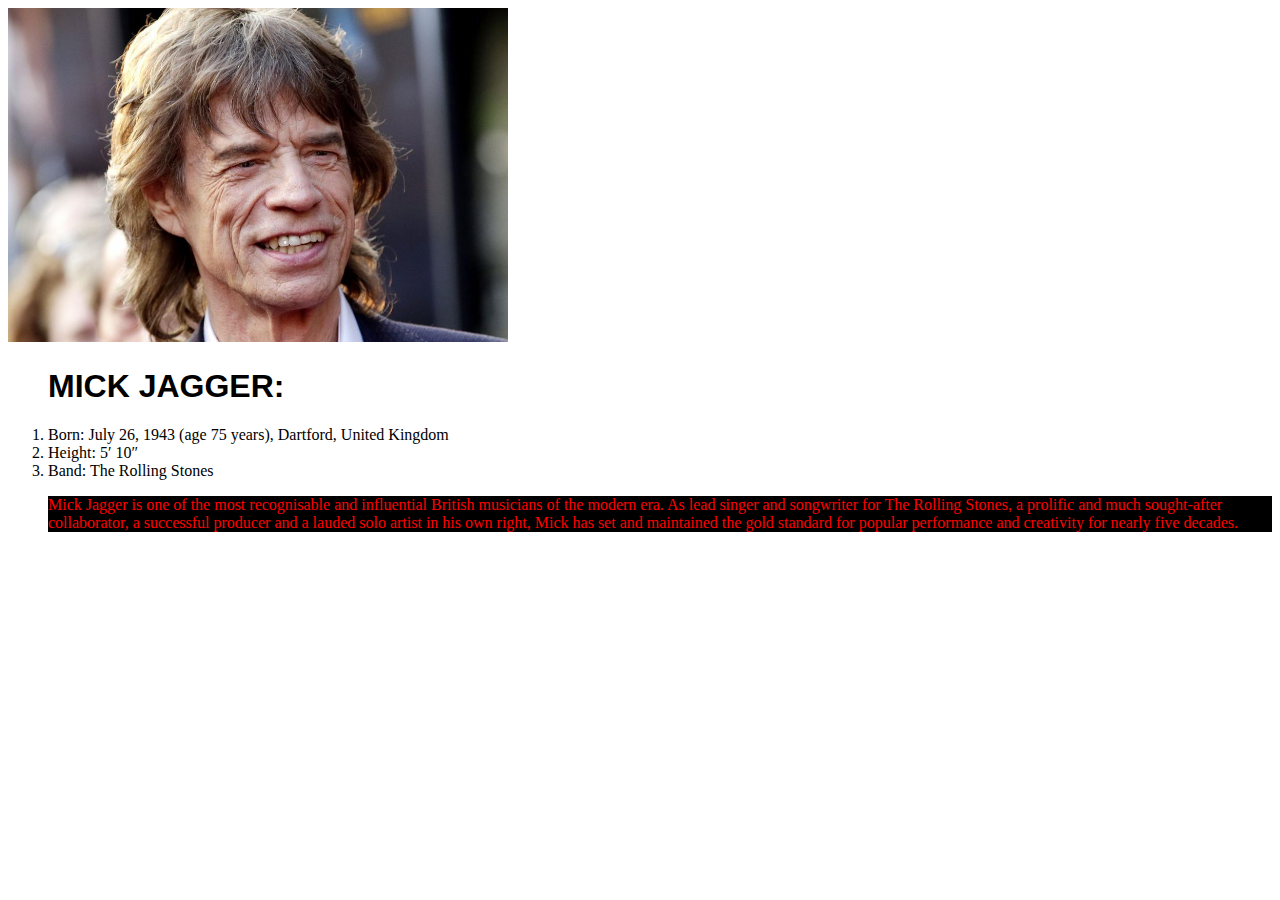
<file: MyCode/17 - Week/17.1_activities/17.1_unsolved/My_Favorite_Musician/index.html>
<!DOCTYPE html>
  <html>
  <head>
    <title>Mick Jagger - The greatest rocker. EVER.</title>
  </head>
  <!-- Add link tag below -->
  <link rel="stylesheet" type="text/css" href="styles.css">

<body>
<!--
Instructions:

- Change the title tag to be about your favorite musician

- Change the src of the img tag on line 9 to display as your favorite musician photo. Make sure you put this image in your images folder.

- Alter the <li></li>(list items) in the <ol> on lines 10 - 15 to be information about your favorite musician.

- Create a <ul> or <ol> with some quotes by your favorite musician

- If you have time add more photos of your favorite musician. Make sure you uncomment the <h2> tag on line 26.

-->
<img src="MickJagger_1.jpg">

<ol>
  <h1>Mick Jagger:</h1> <!-- Notice how lists can contain other html elements like the <h1> tag. Our list now has a title! -->
  <li>Born: July 26, 1943 (age 75 years), Dartford, United Kingdom</li>
  <li>Height: 5′ 10″</li>
  <li>Band: The Rolling Stones</li>
  <p>
    Mick Jagger is one of the most recognisable and influential British musicians of the modern era. As lead singer and songwriter for The Rolling Stones, a prolific and much sought-after collaborator, a successful producer and a lauded solo artist in his own right, Mick has set and maintained the gold standard for popular performance and creativity for nearly five decades.
  </p> <!-- Lists can contain paragraph tags to! -->
</ol>

<!--
Add your <ul> or <ul> with quote from your favorite musician below
-->



<!--<h2>Photos</h2>-->
<!--
If you have time add more photos of your favorite musician.
-->
</body>
</html>
<!--

Useful documentation if you get lost

File paths and images. How to link to files in folders -> https://www.w3schools.com/html/html_filepaths.asp

Img Tag Documentation - https://www.w3schools.com/tags/tag_img.asp

List tag documentation - https://www.w3schools.com/html/html_lists.asp

-->
</file>
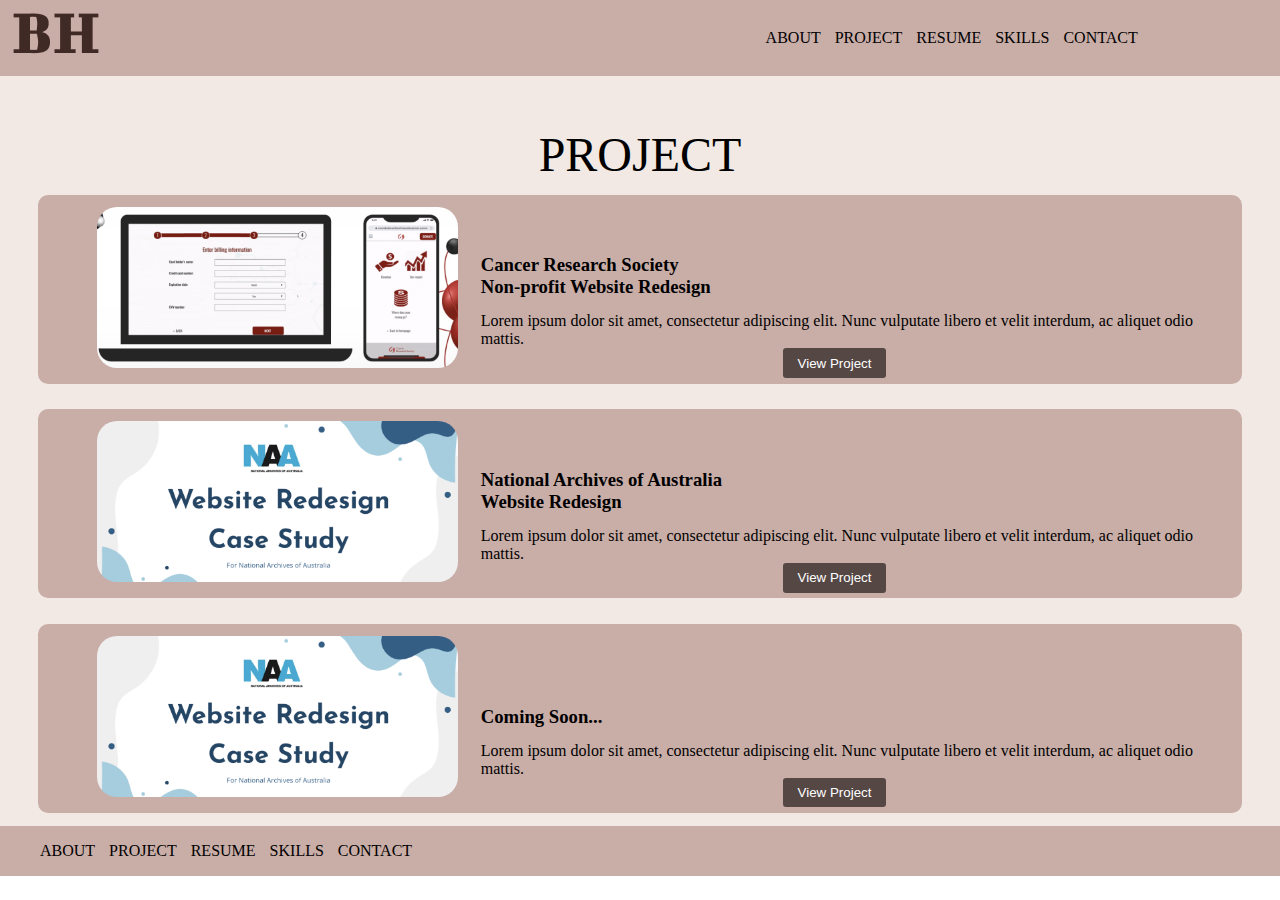
<file: MyCode/UX_UI_HW_18/project.html>
<!DOCTYPE html>
<html>
	<head>
		<meta charset="utf-8">
		<meta name="viewport" content="width=device-width, initial-scale=1">
		<title></title>
		<link rel="stylesheet" type="text/css" href="css/styles.css">
	</head>
	<body>
		<header class="navigation">
            <div class="inline-block logo">
                <img src="images/Logo.png">
            </div>
            <nav class="inline-block">
                <ul>
                    <li><a href="index.html">ABOUT</a></li>
                    <li><a href="project.html">PROJECT</a></li>
                    <li>RESUME</li>
                    <li><a href="skills.html">SKILLS</a></li>
                    <li>CONTACT</li>
                </ul>
            </nav>
        </header>

        <section class="myProject">
            <h1 class="name">PROJECT</h1>
            <div class="workGrid">
                <div class="project1">
                    <div class="projectImg"><img src="images/project_img1.png"></div>
                    <div class="projectDescrip">
                        <h3>Cancer Research Society<br>
                            Non-profit Website Redesign</h3>
                        <p>Lorem ipsum dolor sit amet, consectetur adipiscing elit. Nunc vulputate libero et velit interdum, ac aliquet odio mattis.</p>
                        <button type="button" class="viewProjectButton">View Project</button>
                    </div>
                </div>

                <div class="project2">
                    <div class="projectImg"><img src="images/project_img2.png"></div>
                    <div class="projectDescrip">
                        <h3>National Archives of Australia<br>
                            Website Redesign</h3>
                        <p>Lorem ipsum dolor sit amet, consectetur adipiscing elit. Nunc vulputate libero et velit interdum, ac aliquet odio mattis.</p>
                        <button type="button" class="viewProjectButton">View Project</button>
                    </div>
                </div>

                <div class="project3">
                    <div class="projectImg"><img src="images/project_img2.png"></div>
                    <div class="projectDescrip">
                        <h3>Coming Soon...</h3>
                        <p>Lorem ipsum dolor sit amet, consectetur adipiscing elit. Nunc vulputate libero et velit interdum, ac aliquet odio mattis.</p>
                        <button type="button" class="viewProjectButton">View Project</button>
                    </div>                       
                </div>
            </div>
        </section>

        <footer>
            <ul>
                <li><a href="index.html">ABOUT</a></li>
                <li><a href="project.html">PROJECT</a></li>
                <li>RESUME</li>
                <li><a href="skills.html">SKILLS</a></li>
                <li>CONTACT</li>
            </ul>
        </footer>
	</body>
</html>
</file>
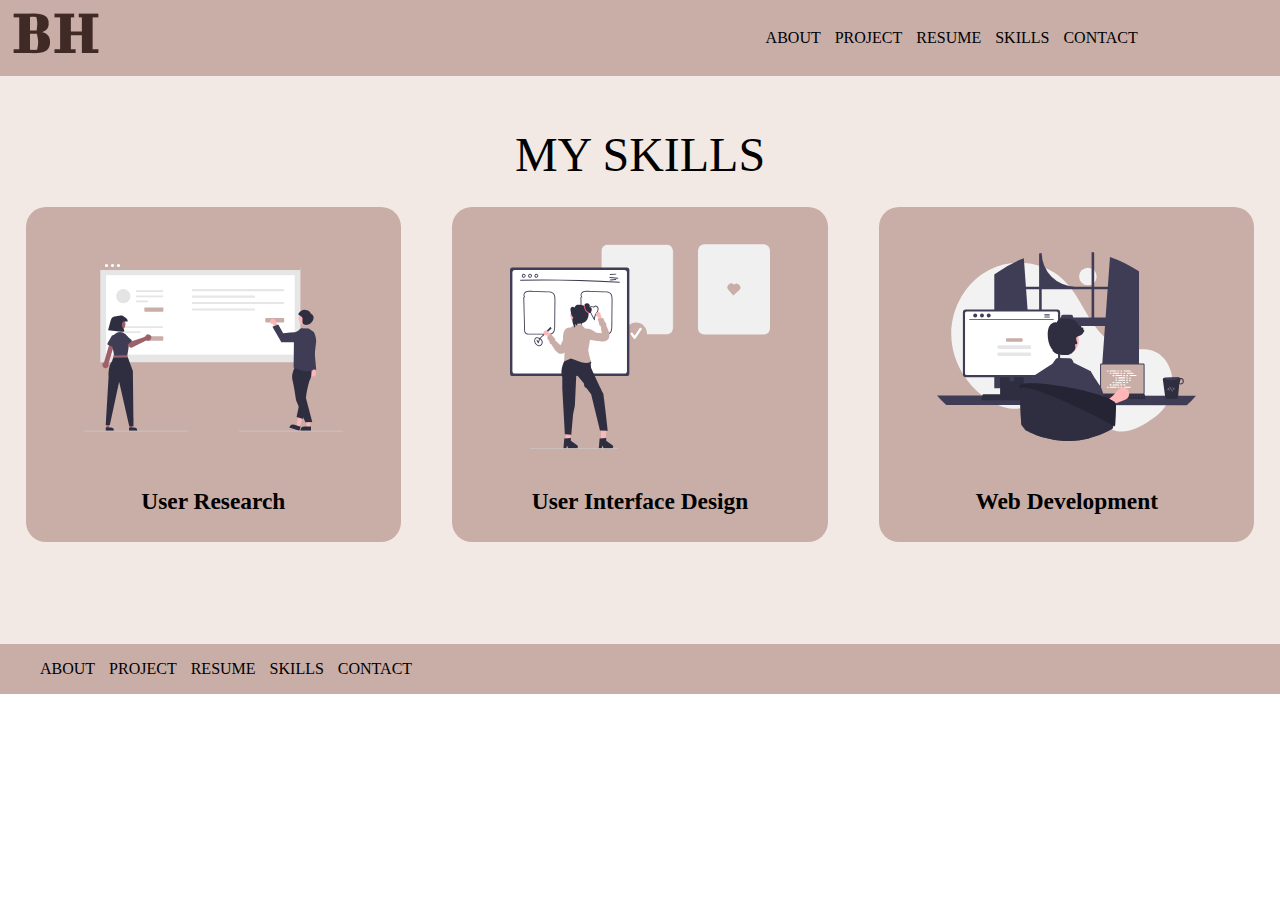
<file: MyCode/UX_UI_HW_18/skills.html>
<!DOCTYPE html>
<html>
	<head>
		<meta charset="utf-8">
		<meta name="viewport" content="width=device-width, initial-scale=1">
		<title></title>
		<link rel="stylesheet" type="text/css" href="css/styles.css">
	</head>
	<body>
		<header class="navigation">
            <div class="inline-block logo">
                <img src="images/Logo.png">
            </div>
            <nav class="inline-block">
                <ul>
                    <li><a href="index.html">ABOUT</a></li>
                    <li><a href="project.html">PROJECT</a></li>
                    <li>RESUME</li>
                    <li><a href="skills.html">SKILLS</a></li>
                    <li>CONTACT</li>
                </ul>
            </nav>
        </header>

        <section class="mySkill">
            <h1 class="name">MY SKILLS</h1>
            <div class="flexContainer">
                <div>
                    <img style="width: 80%; height: 80%;" src="images/undraw_ux.svg">
                    <h3>User Research</h3>             
                </div>
                <div>
                    <img style="width: 80%; height: 80%;" src="images/undraw_ui.svg">
                    <h3>User Interface Design</h3>             
                </div>
                <div>
                    <img style="width: 80%; height: 80%;" src="images/undraw_fe.svg">
                    <h3>Web Development</h3>             
                </div>
            </div>
        </section>

        <footer>
            <ul>
                <li><a href="index.html">ABOUT</a></li>
                <li><a href="project.html">PROJECT</a></li>
                <li>RESUME</li>
                <li><a href="skills.html">SKILLS</a></li>
                <li>CONTACT</li>
            </ul>
        </footer>
	</body>
</html>
</file>
<file: MyCode/17 - Week/styles.css>
a {
	background-color: yellow;
}
</file>
<file: MyCode/UX_UI_HW_17/css/styles.css>
header{
    background-color: #C9ADA7;
}

section{
    background-color: #F2E9E4;
    text-align: center;
}

.name{
    font-family: 'Bodoni 72 Smallcaps';
    font-style: normal;
    font-weight: 400;
    font-size: 48px;
    line-height: 77px;
}

.homeIntro{
    font-family: 'Bodoni 72';
    font-style: normal;
    font-weight: 400;
    font-size: 24px;
    line-height: 43px;
}

.homeButton{
    background-color: #C9ADA7;
    border: none;
    border-radius: 10px;
    padding-left: 2%;
    padding-right: 2%;
}
.inline-block{
    display: inline-block;
    vertical-align: top;
}

div.logo{
    width: 20%;
    padding: 1%;
}

nav{
    width: 73%;
    padding: 1%;
}

ul{
    width: 50%;
    margin-left: auto;
}

img.logo{
    text-align: center;
}

.heroImg{
    height: 600px;
    padding: 25px;
}

.content{
    width: 500px;
    margin: 0 auto;
}

footer{
    background-color: #C9ADA7;
}

footer ul{
    display: inline-block;
    vertical-align: top;
}

ul li{
    display: inline-block;
    padding-right: 10px;
}
</file>
<file: MyCode/UX_UI_HW_18/css/styles.css>
body {
    margin: 0px;
}

a, a:hover, a:focus, a:active {
    text-decoration: none;
    color: inherit;
}

header{
    background-color: #C9ADA7;
}

section{
    background-color: #F2E9E4;
    text-align: center;
}

.name{
    font-family: 'Bodoni 72 Smallcaps';
    font-style: normal;
    font-weight: 400;
    font-size: 48px;
    margin: 0px;
    padding-top: 4%;
}

.homeIntro{
    font-family: 'Bodoni 72';
    font-style: normal;
    font-weight: 400;
    font-size: 24px;
    line-height: 43px;
}

.homeButton{
    background-color: #C9ADA7;
    border: none;
    border-radius: 10px;
    padding-left: 2%;
    padding-right: 2%;
}

.viewProjectButton{
    color: white;
    background-color: #554744;
    border: none;
    border-radius: 3px;
    padding-left: 2%;
    padding-right: 2%;
    padding-top: 1%;
    padding-bottom: 1%;
}
.inline-block{
    display: inline-block;
    vertical-align: top;
}

div.logo{
    width: 20%;
    padding: 1%;
}

nav{
    width: 73%;
    padding: 1%;
}

ul{
    width: 50%;
    margin-left: auto;
}

img.logo{
    text-align: center;
}

.heroImg{
    height: 600px;
    padding: 25px;
}

.content{
    width: 500px;
}

footer{
    background-color: #C9ADA7;
}

footer ul{
    display: inline-block;
    vertical-align: top;
}

ul li{
    display: inline-block;
    padding-right: 10px;
}

.flexContainer{
    
    display: flex;
    flex-direction: row;
}

.flexContainer > div{
    width: 33%; 
    background-color: #C9ADA7;
    border-radius: 20px;
    margin: 2%;
    margin-bottom: 8%;
    padding: 2%;
    font-family: 'Bodoni 72';
    font-style: light;
    font-size: 20px;
}

.project1{
    background-color: #C9ADA7;
    grid-area: proj1;
    margin: 1% 3%;
    border-radius: 10px;
}

.project2{
    background-color: #C9ADA7;
    grid-area: proj2;
    margin: 1% 3%;
    border-radius: 10px;
}

.project3{
    background-color: #C9ADA7;
    grid-area: proj3;
    margin: 1% 3%;
    border-radius: 10px;
}

.projectImg{
    display: inline-block;
    width: 30%;
    padding: 1%;
}

.projectImg img {
    border-radius: 20px;
    max-width: 100%;
    max-height: 100%;
}

.projectDescrip{
    display: inline-block;
    width: 60%;
    height: 100%;
}

.projectDescrip h3{
    margin: 0px;
    padding-top: 1%;
    padding-left: 1%;
    text-align: left;
}

.projectDescrip p{
    margin: 0px;
    padding-top: 2%;
    padding-left: 1%;
    text-align: left;
}

.project1 p{
    width: -moz-fit-content;
    width: fit-content;
}

.workGrid{
    display: grid;
    grid-template-columns: 1fr;
    grid-template-rows: 1fr 1fr 1fr; 
    grid-template-areas: 
        "proj1"
        "proj2"
        "proj3";
}
</file>
<file: MyCode/UX_UI_HW_19/css/styles.css>
body {
    margin: 0px;
}

a, a:hover, a:focus, a:active {
    text-decoration: none;
    color: inherit;
}

header{
    background-color: #C9ADA7;
}

section{
    background-color: #F2E9E4;
    text-align: center;
}

.name{
    font-family: 'Bodoni 72 Smallcaps';
    font-style: normal;
    font-weight: 400;
    font-size: 48px;
    margin: 0px;
    padding-top: 4%;
}

.homeIntro{
    font-family: 'Bodoni 72';
    font-style: normal;
    font-weight: 400;
    font-size: 24px;
    line-height: 43px;
}

.homeButton{
    background-color: #C9ADA7;
    border: none;
    border-radius: 10px;
    padding-left: 2%;
    padding-right: 2%;
}

.viewProjectButton{
    color: white;
    background-color: #554744;
    border: none;
    border-radius: 3px;
    padding-left: 2%;
    padding-right: 2%;
    padding-top: 1%;
    padding-bottom: 1%;
}
.inline-block{
    display: inline-block;
    vertical-align: top;
}

div.logo{
    width: 20%;
    padding: 1%;
}

nav{
    width: 73%;
    padding: 1%;
}

ul{
    width: 50%;
    margin-left: auto;
}

img.logo{
    text-align: center;
}

.heroImg{
    height: 600px;
    padding: 25px;
}

.content{
    width: 500px;
}

footer{
    background-color: #C9ADA7;
}

footer ul{
    display: inline-block;
    vertical-align: top;
}

ul li{
    display: inline-block;
    padding-right: 10px;
}

.flexContainer{
    
    display: flex;
    flex-direction: row;
}

.flexContainer > div{
    width: 33%; 
    background-color: #C9ADA7;
    border-radius: 20px;
    margin: 2%;
    margin-bottom: 8%;
    padding: 2%;
    font-family: 'Bodoni 72';
    font-style: light;
    font-size: 20px;
}

.project1{
    background-color: #C9ADA7;
    grid-area: proj1;
    margin: 1% 3%;
    border-radius: 10px;
}

.project2{
    background-color: #C9ADA7;
    grid-area: proj2;
    margin: 1% 3%;
    border-radius: 10px;
}

.project3{
    background-color: #C9ADA7;
    grid-area: proj3;
    margin: 1% 3%;
    border-radius: 10px;
}

.projectImg{
    display: inline-block;
    width: 30%;
    padding: 1%;
}

.projectImg img {
    border-radius: 20px;
    max-width: 100%;
    max-height: 100%;
}

.projectDescrip{
    display: inline-block;
    width: 60%;
    height: 100%;
}

.projectDescrip h3{
    margin: 0px;
    padding-top: 1%;
    padding-left: 1%;
    text-align: left;
}

.projectDescrip p{
    margin: 0px;
    padding-top: 2%;
    padding-left: 1%;
    text-align: left;
}

.project1 p{
    width: -moz-fit-content;
    width: fit-content;
}

.workGrid{
    display: grid;
    grid-template-columns: 1fr;
    grid-template-rows: 1fr 1fr 1fr; 
    grid-template-areas: 
        "proj1"
        "proj2"
        "proj3";
}
</file>
<file: MyCode/20 - Week/20.3 activities 2/css/style.css>
body {
    font-family: 'Open Sans', sans-serif; 
}


#hero {
    background-image: url("../images/hero.png");
    background-repeat: no-repeat;
    background-size: cover;
    background-position:center;
    height: 75vh;
}

.nav-link.active {
    font-weight: 800;
    text-decoration: underline;

}
.navbar-light .navbar-nav .nav-link {
    color:white !important;

}

.navbar-collapse {
    flex-grow: unset;
}
.navbar-expand-lg .navbar-nav li {
    padding:5%;
}
nav{
    padding-left: 40px;
    padding-right: 40px;
}

nav .hamburger {
    width:180px ;
    text-align: right;
}


.jumbotron {
    display: flex;
    align-items: center;
    justify-content: center;
    height:60%;

}

.jumbotron p {
    text-align: center;
    color: white;

}

.jumbotron h1 {
    color: white;
    font-weight: 800;

}


.jumbotron h1 span {
  
    font-weight: 300;

}

.jumbotron .my-4 {
    background-color: white;
}

/* adventure section */




#adventure {

    margin-top: 25px;
    margin-bottom: 200px;
}

#adventure h2 {
 text-align:center;
 font-size:38px;
 margin-bottom:100px;

}


#adventure .adventure-card {
background-image: url("../images/adventure-card.png");
background-size:cover ;
height:565px;
display: flex;
align-items: center;
justify-content: center;
margin-bottom:20px;
}

.adventure-card .card-items {
    margin-left:40px;
    margin-right:60px;
    color:white;

}

 .btn-primary {
    background-color:#ff9900;
    border-color: #ff9900;
    border-radius: 0;
}

.btn-primary:hover {
    background-color:#c47703;
    border-color: #c47703;
}

.adventure-card .card-items .card-icon {
    width:75%;

}


 h2 .yellow {
    color:#ff9900;
    font-size: 60%;
    display: block;
    font-weight:normal;
}
h4 {
    color:white;
}

/* Location Section */

#locations {
    padding:200px 0px 100px;
    background-image:url("../images/hollywood.png");
    background-repeat: no-repeat;
    background-size: cover;

}


#locations .location-card {

    background-size: 100%;
    height: 450px;
    display: flex;
    align-items: flex-end;
    justify-content: center;
    margin-bottom: 20px;
    background-repeat: no-repeat;
    background-color: #edeaea;
    }

.yosemite {
        background-image: url(../images/yosemite-background.png);  
}

.joshua {
    background-image: url(../images/joshua-background.png);  
}
.sanfran {
    background-image: url(../images/sf-background.png);  
}



#locations .location-card .card-items {
    background-color: white;
    margin: 0px 30px 50px 30px;
    padding:20px;
    
}       


.location-item .card-items h3 {

    font-size:20px;
    width:45%;
    
    
}

.location-item .card-items .heading {
    display:flex;
    justify-content: space-between;
    }


 /* Mailing List     */

#subscribe {

    background-image: url("../images/sf-bridge.png");

    color:white;
    text-align: center;
    background-size: cover;
}

#subscribe h2 {
    margin-bottom:30px;

}

#subscribe p{
    margin-bottom:30px;

}

#subscribe .form-container {
    padding-top: 300px;
    padding-bottom: 300px;


}

#subscribe form {
    display: flex;
    justify-content: center;
}
#subscribe input {
    height:50px;
    border-radius: 0;
    width:60%;
    margin-right:20px !important;
  


}






footer ul {
    display: flex;
    justify-content: space-around;
    list-style-type: none;padding:30px;

    
    
}


footer ul li a {
    color:white;
    text-decoration:none;
    
}

.back-top {

    padding:30px;
}

.back-top  img {
    transform: rotate(180deg);

}
</file>
<file: MyCode/20 - Week/Bootstrap_Components/Solved/css/index.css>
footer {
  position: absolute;
  width: 100%;
  height: 60px;
  line-height: 60px;
  background-color: #f5f5f5;
  margin-top: 50px;
}
.cardContainer {
  margin-bottom: 15px;
}
.card {
  margin: 0 auto;
}
.signUp form {
  margin: 35px auto;
  background-color: #f2f2f2;
  padding: 25px;
  border-radius: 7px;
}
</file>
<file: MyCode/20 - Week/Bootstrap_Customize/Solved/css/index.css>
/* Text */
h1, h2, h3 , h4, h5, h6 {
  font-family: 'Anton', sans-serif;
}
p {
  font-family: 'Jura', sans-serif;
}

/* Navigation bar */

/* General */
.customNav {
  position: fixed;
  width: 100%;
  background: url("../images/transparency.png");
  background-color: transparent !important;
  background-size: cover;
  z-index: 10;
}
.navbar-nav {
  margin-left: auto;
  margin-right: 0 !important;
}
.navbar-brand img {
  padding-right: 15px;
  width: 65px;
}
.nav-item {
  margin: 0px 15px;
}

/* Navigation dropdown menu */
.dropdown-menu {
  background: url("../images/transparency.png");
  background-color: transparent !important;
  background-size: cover;
}
.dropdown-item:focus, .dropdown-item:hover {
    color: #16181b;
    text-decoration: none;
    background: black;
}

/* Navigation links */
.customNav a {
  color: white !important;
}
.navCTA {
  font-size: 15px;
}

/* Jumbotron  */
.jumbotron {
  background-image: url(../images/rockOn_dark.jpg);
  background-size: cover;
  background-repeat: no-repeat;
  height: calc(100vh - 25px);
  display: flex;
  align-items: center;
  justify-content: center;
}

/* Jumbotron copy */
.jumboCopy {
  width: 70%;
  min-width: 500px;
  max-width: 700px;
  color: white;
  text-align: center;
}

/* Cards */
.content {
  padding: 50px;
}
.sectionHeading {
  text-align: center;
}
.showsNear  {
  padding: 0px 30px 30px 30px;
}
.cardContainer {
  text-align: center;
}

/* Content */
.sideAccent {
  background: #007bff;
  width: 15px;
}
.imageContainer img {
  width: 100%;
}
.imageContainer {
  padding: 50px;
}
.valueProp {
  margin-top: 15px;
  margin-bottom: 15px;
}

/* Footer */
.emailContain {
  background: url(../images/emailBG.jpg);
  background-size: cover;
  display: flex;
  align-items: center;
  flex-direction: column;
  align-items: center;
  justify-content: center;
  height: 500px;
}

/* Footer form */
form {
  width: 500px;
  margin: 35px auto;
  padding: 45px;
  border: 1px solid #F2F2F2;
  -webkit-box-shadow: 0 1px 4px rgba(0, 0, 0, 0.3), 0 0 40px rgba(0, 0, 0, 0.1) inset;
  -moz-box-shadow: 0 1px 4px rgba(0, 0, 0, 0.3), 0 0 40px rgba(0, 0, 0, 0.1) inset;
  box-shadow: 0 1px 4px rgba(0, 0, 0, 0.1), 0 0 40px rgba(0, 0, 0, 0.1);
  background-color: white;
}

/* STYLES FOR TEMPLATE PLEASE DO NOT TOUCH*/
.dropdown-menu {
  left: -97px;
}
footer {
  position: absolute;
  width: 100%;
  height: 60px;
  line-height: 60px;
  background-color: #f5f5f5;
  margin-top: 50px;
}
.cardContainer {
  margin-top: 20px;
}
.card {
  margin: 0 auto;
}
</file>
<file: MyCode/20 - Week/Bootstrap_Customize/Unsolved/css/index.css>
footer {
  position: absolute;
  width: 100%;
  height: 60px;
  line-height: 60px;
  background-color: #f5f5f5;
  margin-top: 50px;
} 
.cardContainer {
  margin-top: 20px;
}
.card {
  margin: 0 auto;
}
</file>
<file: MyCode/17 - Week/17.1_activities/17.1_unsolved/My_Favorite_Musician/styles.css>
p {
	color: red;
	background-color: black;
}

img {
	width: 500px;
}

h1 {
	font-family: Arial, sans-serif;
	text-transform: uppercase;
}
</file>
